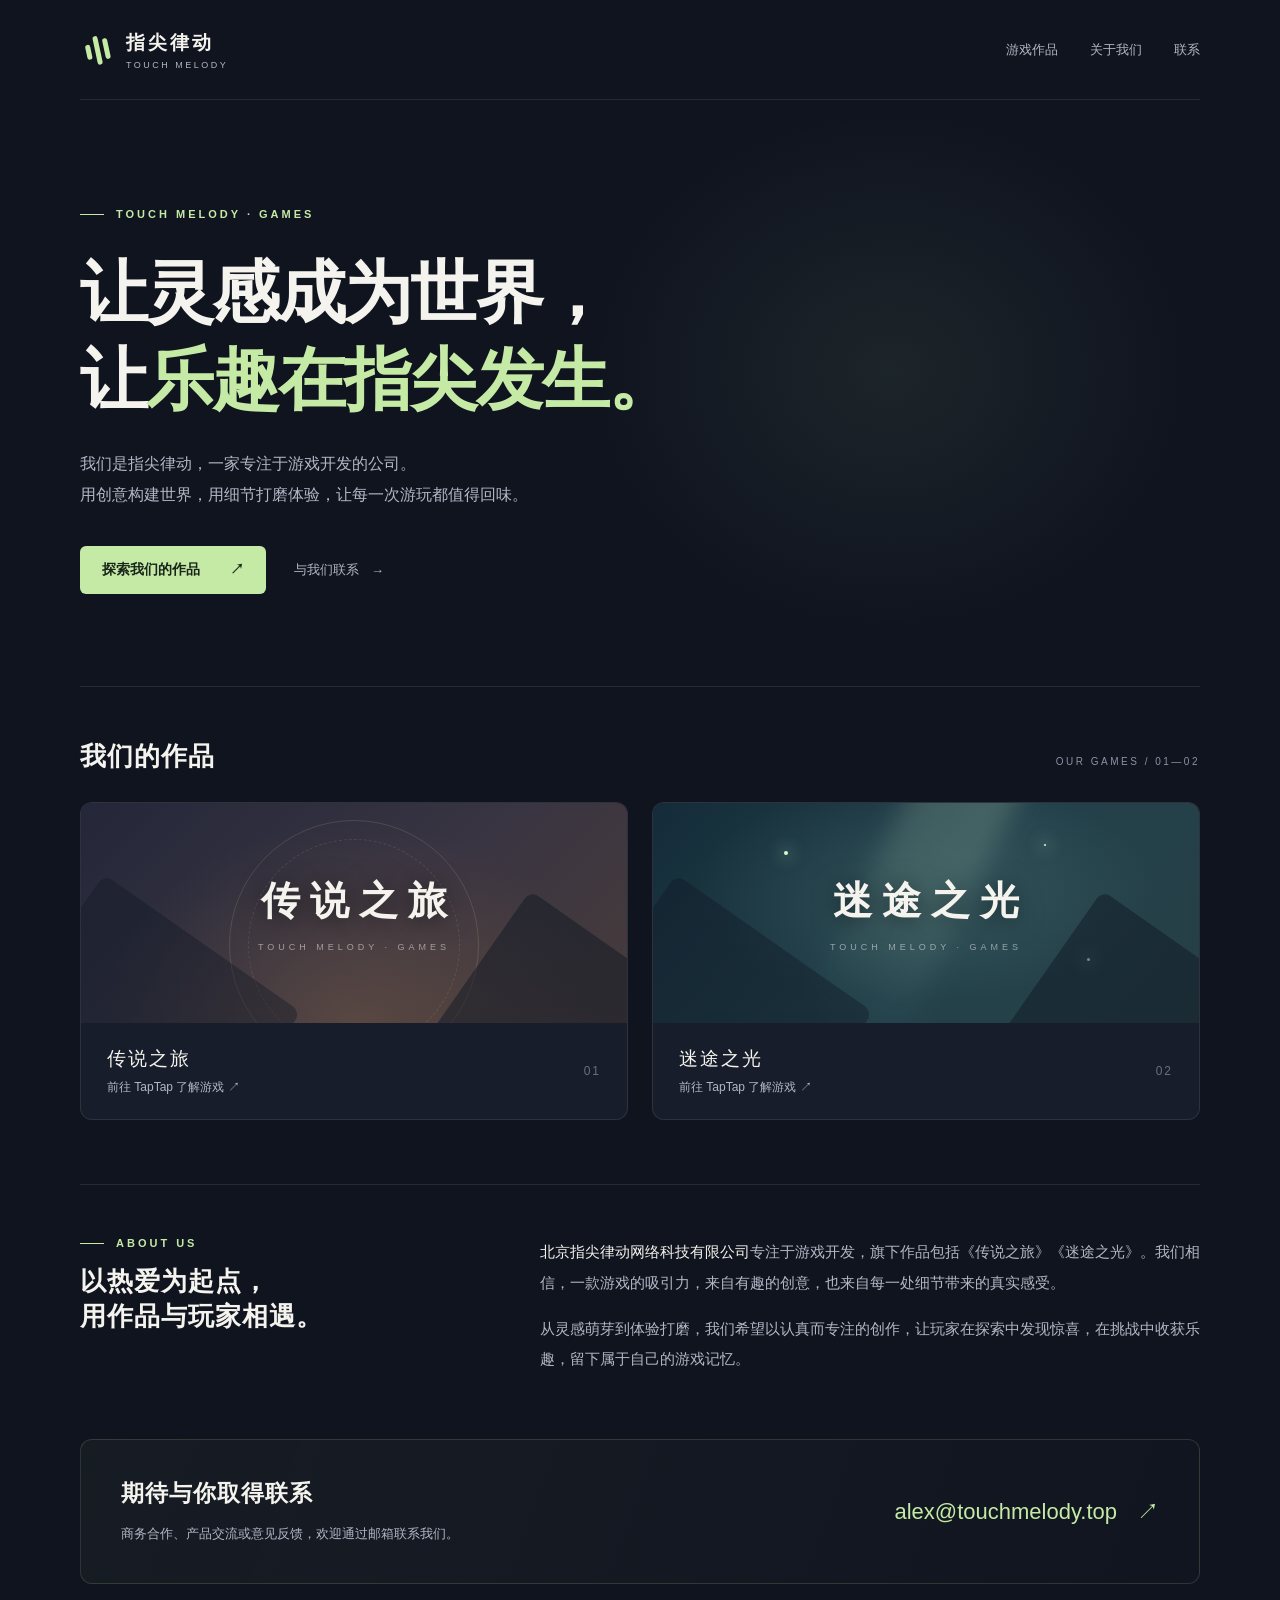
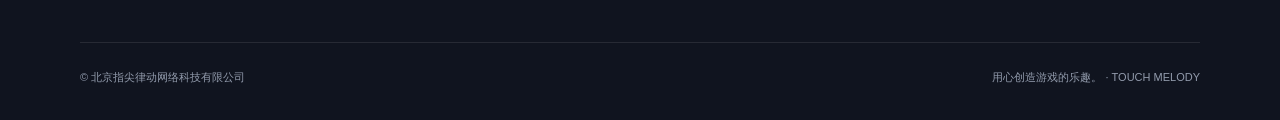
<file: index.html>
<!DOCTYPE html>
<html lang="zh-CN">
<head>
  <meta charset="UTF-8">
  <meta name="viewport" content="width=device-width, initial-scale=1">
  <meta name="description" content="北京指尖律动网络科技有限公司专注于游戏开发，旗下作品包括《传说之旅》《迷途之光》。用心打磨每一次冒险，让乐趣在指尖发生。">
  <meta name="theme-color" content="#10141f">
  <title>指尖律动 · 用心创造游戏的乐趣</title>
  <style>
    :root { color-scheme: dark; --bg: #10141f; --text: #f4f3ee; --muted: #b2b7c6; --line: #ffffff18; --accent: #c5eaa6; }
    * { box-sizing: border-box; }
    html { scroll-behavior: smooth; scroll-padding-top: 30px; }
    body { margin: 0; background: var(--bg); color: var(--text); font-family: -apple-system, BlinkMacSystemFont, "Segoe UI", "PingFang SC", "Microsoft YaHei", sans-serif; -webkit-font-smoothing: antialiased; }
    a { color: inherit; text-decoration: none; }
    a:focus-visible { outline: 2px solid var(--accent); outline-offset: 7px; }
    ::selection { color: var(--bg); background: var(--accent); }
    .wrap { width: min(1120px, calc(100% - 64px)); margin-inline: auto; }
    .header { min-height: 100px; display: flex; align-items: center; justify-content: space-between; gap: 24px; border-bottom: 1px solid var(--line); }
    .brand { display: inline-flex; align-items: center; gap: 12px; }
    .brand-mark { width: 34px; height: 34px; display: flex; justify-content: center; align-items: center; gap: 4px; transform: rotate(-12deg); }
    .brand-mark i { width: 5px; border-radius: 4px; background: var(--accent); height: 15px; }
    .brand-mark i:nth-child(2) { height: 29px; }
    .brand-mark i:nth-child(3) { height: 21px; }
    .brand-name { font-size: 19px; font-weight: 700; letter-spacing: 3px; }
    .brand-en { display: block; margin-top: 4px; font-size: 9px; letter-spacing: 2.5px; color: var(--muted); }
    nav { display: flex; align-items: center; gap: 32px; font-size: 13px; color: var(--muted); }
    nav a:hover { color: var(--accent); }
    .hero { position: relative; isolation: isolate; padding: 108px 0 92px; }
    .hero::before { content: ""; position: absolute; z-index: -1; width: min(620px, 100%); height: 540px; right: 0; top: 0; background: radial-gradient(ellipse, #739d7820, transparent 67%); pointer-events: none; }
    .eyebrow { display: flex; align-items: center; gap: 12px; color: var(--accent); font-size: 11px; font-weight: 600; letter-spacing: 3px; }
    .eyebrow::before { content: ""; width: 24px; height: 1px; background: currentColor; }
    h1 { margin: 30px 0 24px; font-size: clamp(40px, 5.3vw, 68px); line-height: 1.28; font-weight: 650; letter-spacing: -2px; }
    h1 span { color: var(--accent); }
    .hero-copy { max-width: 590px; margin: 0; color: var(--muted); font-size: 16px; line-height: 1.95; }
    .hero-actions { display: flex; flex-wrap: wrap; align-items: center; gap: 28px; margin-top: 36px; }
    .button { display: inline-flex; align-items: center; justify-content: center; gap: 30px; padding: 15px 22px; background: var(--accent); color: #19251a; border-radius: 6px; font-size: 14px; font-weight: 600; transition: background .2s, transform .2s; }
    .button:hover { background: #d6f5bc; transform: translateY(-2px); }
    .text-link { display: inline-flex; align-items: center; gap: 12px; font-size: 13px; color: var(--muted); }
    .text-link:hover { color: var(--text); }
    .section { padding: 52px 0 64px; border-top: 1px solid var(--line); }
    .section-top { display: flex; align-items: baseline; justify-content: space-between; gap: 16px; margin-bottom: 28px; }
    h2 { margin: 0; font-size: 26px; font-weight: 600; letter-spacing: 1px; }
    .section-label { color: #8992a6; font-size: 10px; letter-spacing: 2.5px; }
    .games { display: grid; grid-template-columns: 1fr 1fr; gap: 24px; }
    .game { display: block; overflow: hidden; border: 1px solid var(--line); border-radius: 12px; background: #171d2a; }
    .game:hover { border-color: #c5eaa680; }
    .game-art { position: relative; height: 220px; overflow: hidden; isolation: isolate; display: flex; flex-direction: column; justify-content: center; align-items: center; }
    .journey { background: radial-gradient(ellipse at 50% 100%, #9c6f434d, transparent 65%), linear-gradient(135deg, #242739, #383442 55%, #483c3b); }
    .light { background: radial-gradient(ellipse at 50% 40%, #8cbcb42b, transparent 60%), linear-gradient(130deg, #142c39, #23414b 55%, #263f45); }
    .art-title { position: relative; z-index: 2; font-family: "Songti SC", "STSong", "SimSun", serif; font-size: 39px; font-weight: 700; letter-spacing: 10px; padding-left: 10px; text-shadow: 0 2px 24px #0008; }
    .art-subtitle { z-index: 2; margin-top: 14px; font-size: 9px; letter-spacing: 4px; color: #ffffff80; }
    .ring { position: absolute; width: 250px; height: 250px; border: 1px solid #d9bd8d2b; border-radius: 50%; transform: translateY(32px); }
    .ring::after { content: ""; position: absolute; inset: 18px; border-radius: 50%; border: 1px dashed #d9bd8d26; }
    .mountain { position: absolute; bottom: -84px; width: 240px; height: 180px; background: #11172566; transform: rotate(35deg); border-radius: 10px; }
    .mountain.one { left: -50px; }
    .mountain.two { right: -70px; bottom: -100px; background: #10192580; }
    .beam { position: absolute; width: 100px; height: 340px; top: -100px; background: linear-gradient(#d5f8cf3b, #d5f8cf00); filter: blur(12px); transform: rotate(26deg); }
    .spark { position: absolute; width: 4px; height: 4px; background: #e2f6d5; border-radius: 50%; box-shadow: 0 0 16px 4px #bdf4cd40; }
    .spark.s1 { top: 48px; left: 24%; }.spark.s2 { top: 155px; right: 20%; width: 3px; height: 3px; }.spark.s3 { top: 41px; right: 28%; width: 2px; height: 2px; }
    .game-info { display: flex; align-items: center; justify-content: space-between; gap: 16px; padding: 23px 26px; }
    .game-info h3 { margin: 0; font-size: 19px; font-weight: 550; letter-spacing: 2px; }
    .game-info p { margin: 7px 0 0; color: var(--muted); font-size: 12px; }
    .game-number { color: #667085; font-size: 12px; letter-spacing: 2px; }
    .about { display: grid; grid-template-columns: 1fr 1.65fr; gap: 60px; }
    .about h2 { margin-top: 15px; }
    .about-copy { color: var(--muted); font-size: 15px; line-height: 2.05; }
    .about-copy p { margin: 0 0 15px; }.about-copy p:last-child { margin-bottom: 0; }
    .about-copy strong { color: var(--text); font-weight: 500; }
    .contact { margin: 0 0 58px; padding: 38px 40px; display: flex; align-items: center; justify-content: space-between; gap: 24px; border: 1px solid #c5eaa627; border-radius: 12px; background: linear-gradient(110deg, #c5eaa60a, #c5eaa602); }
    .contact h2 { font-size: 23px; }.contact p { color: var(--muted); font-size: 13px; line-height: 1.8; margin-bottom: 0; }
    .email { display: inline-flex; align-items: center; gap: 20px; color: var(--accent); font-size: clamp(16px, 2vw, 22px); overflow-wrap: anywhere; }
    .email:hover { text-decoration: underline; text-underline-offset: 6px; }
    footer { display: flex; justify-content: space-between; gap: 20px; padding: 25px 0 32px; border-top: 1px solid var(--line); color: #929bac; font-size: 11px; line-height: 1.8; }
    footer p { margin: 0; }
    @media (max-width: 700px) {
      .wrap { width: calc(100% - 40px); }
      .header { min-height: 84px; gap: 12px; }
      .brand-name { font-size: 16px; letter-spacing: 2px; }.brand-en { font-size: 8px; letter-spacing: 1.8px; }
      nav { gap: 16px; font-size: 12px; } nav .nav-about { display: none; }
      .hero { padding: 72px 0 64px; }.hero::before { width: 100%; right: 0; height: 380px; }
      h1 { font-size: clamp(36px, 8.5vw, 52px); letter-spacing: -1px; }.hero-copy { font-size: 14px; }
      .section { padding: 36px 0 44px; }.section-label { font-size: 9px; letter-spacing: 1.5px; }
      .games { grid-template-columns: 1fr; gap: 20px; }.game-art { height: 205px; }
      .about { grid-template-columns: 1fr; gap: 22px; }.about-copy { font-size: 14px; }
      .contact { flex-direction: column; align-items: flex-start; padding: 28px 24px; margin-bottom: 40px; }
      footer { flex-direction: column; gap: 7px; }
    }
    @media (prefers-reduced-motion: reduce) { html { scroll-behavior: auto; }.button { transition: none; }.button:hover { transform: none; } }
  </style>
</head>
<body>
  <div class="wrap">
    <header class="header">
      <a class="brand" href="#home" aria-label="指尖律动首页">
        <span class="brand-mark" aria-hidden="true"><i></i><i></i><i></i></span>
        <span><span class="brand-name">指尖律动</span><span class="brand-en">TOUCH MELODY</span></span>
      </a>
      <nav aria-label="主导航"><a href="#games">游戏作品</a><a class="nav-about" href="#about">关于我们</a><a href="#contact">联系</a></nav>
    </header>
    <main>
      <section class="hero" id="home" aria-labelledby="hero-title">
        <div class="eyebrow">TOUCH MELODY · GAMES</div>
        <h1 id="hero-title">让灵感成为世界，<br>让<span>乐趣在指尖发生。</span></h1>
        <p class="hero-copy">我们是指尖律动，一家专注于游戏开发的公司。<br>用创意构建世界，用细节打磨体验，让每一次游玩都值得回味。</p>
        <div class="hero-actions"><a class="button" href="#games">探索我们的作品 <span aria-hidden="true">↗</span></a><a class="text-link" href="#contact">与我们联系 <span aria-hidden="true">→</span></a></div>
      </section>
      <section class="section" id="games" aria-labelledby="games-title">
        <div class="section-top"><h2 id="games-title">我们的作品</h2><span class="section-label">OUR GAMES / 01—02</span></div>
        <div class="games">
          <a class="game" href="https://www.taptap.cn/app/187883?os=android" target="_blank" rel="noopener noreferrer" aria-label="传说之旅：前往 TapTap（在新标签页打开）">
            <div class="game-art journey" aria-hidden="true"><div class="ring"></div><div class="mountain one"></div><div class="mountain two"></div><div class="art-title">传说之旅</div><div class="art-subtitle">TOUCH MELODY · GAMES</div></div>
            <div class="game-info"><div><h3>传说之旅</h3><p>前往 TapTap 了解游戏 ↗</p></div><span class="game-number" aria-hidden="true">01</span></div>
          </a>
          <a class="game" href="https://www.taptap.cn/app/600170?os=android" target="_blank" rel="noopener noreferrer" aria-label="迷途之光：前往 TapTap（在新标签页打开）">
            <div class="game-art light" aria-hidden="true"><div class="beam"></div><div class="spark s1"></div><div class="spark s2"></div><div class="spark s3"></div><div class="mountain one"></div><div class="mountain two"></div><div class="art-title">迷途之光</div><div class="art-subtitle">TOUCH MELODY · GAMES</div></div>
            <div class="game-info"><div><h3>迷途之光</h3><p>前往 TapTap 了解游戏 ↗</p></div><span class="game-number" aria-hidden="true">02</span></div>
          </a>
        </div>
      </section>
      <section class="section about" id="about" aria-labelledby="about-title">
        <div><div class="eyebrow">ABOUT US</div><h2 id="about-title">以热爱为起点，<br>用作品与玩家相遇。</h2></div>
        <div class="about-copy"><p><strong>北京指尖律动网络科技有限公司</strong>专注于游戏开发，旗下作品包括《传说之旅》《迷途之光》。我们相信，一款游戏的吸引力，来自有趣的创意，也来自每一处细节带来的真实感受。</p><p>从灵感萌芽到体验打磨，我们希望以认真而专注的创作，让玩家在探索中发现惊喜，在挑战中收获乐趣，留下属于自己的游戏记忆。</p></div>
      </section>
      <section class="contact" id="contact" aria-labelledby="contact-title">
        <div><h2 id="contact-title">期待与你取得联系</h2><p>商务合作、产品交流或意见反馈，欢迎通过邮箱联系我们。</p></div>
        <a class="email" href="mailto:alex@touchmelody.top">alex@touchmelody.top <span aria-hidden="true">↗</span></a>
      </section>
    </main>
    <footer><p>© 北京指尖律动网络科技有限公司</p><p>用心创造游戏的乐趣。 · TOUCH MELODY</p></footer>
  </div>
</body>
</html>
</file>
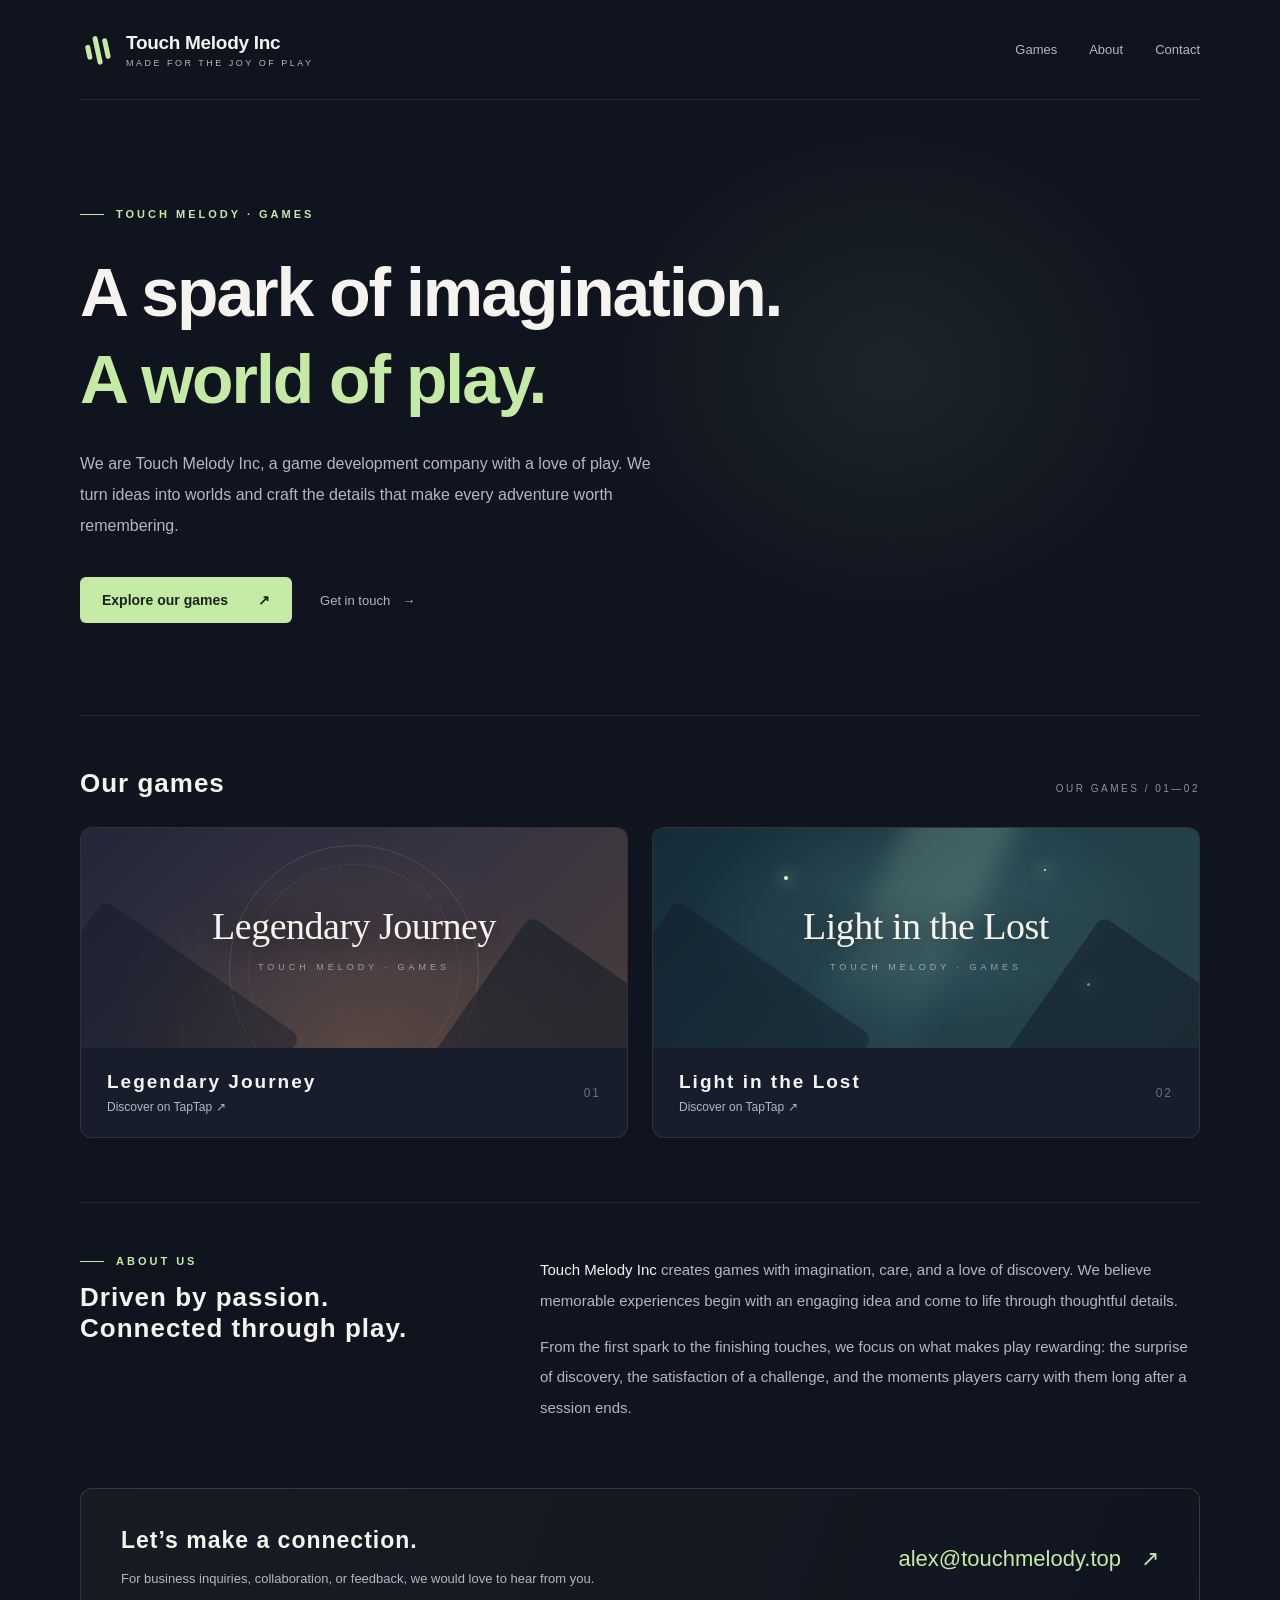
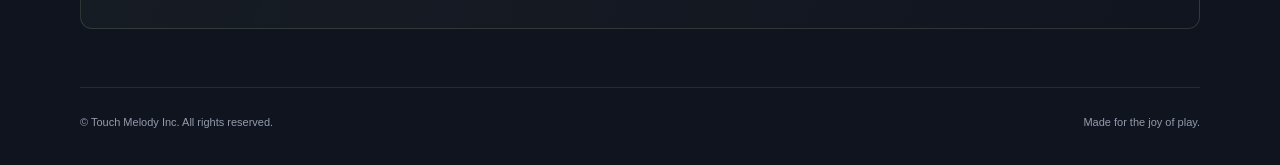
<file: en/index.html>
<!DOCTYPE html>
<html lang="en">
<head>
  <meta charset="UTF-8">
  <meta name="viewport" content="width=device-width, initial-scale=1">
  <meta name="description" content="Touch Melody Inc creates games with imagination, care, and a love of play. Explore our games and get in touch.">
  <meta name="theme-color" content="#10141f">
  <title>Touch Melody Inc | Made for the Joy of Play</title>
  <style>
    :root { color-scheme: dark; --bg: #10141f; --text: #f4f3ee; --muted: #b2b7c6; --line: #ffffff18; --accent: #c5eaa6; }
    * { box-sizing: border-box; }
    html { scroll-behavior: smooth; scroll-padding-top: 30px; }
    body { margin: 0; background: var(--bg); color: var(--text); font-family: -apple-system, BlinkMacSystemFont, "Segoe UI", "PingFang SC", "Microsoft YaHei", sans-serif; -webkit-font-smoothing: antialiased; }
    a { color: inherit; text-decoration: none; }
    a:focus-visible { outline: 2px solid var(--accent); outline-offset: 7px; }
    ::selection { color: var(--bg); background: var(--accent); }
    .wrap { width: min(1120px, calc(100% - 64px)); margin-inline: auto; }
    .header { min-height: 100px; display: flex; align-items: center; justify-content: space-between; gap: 24px; border-bottom: 1px solid var(--line); }
    .brand { display: inline-flex; align-items: center; gap: 12px; }
    .brand-mark { width: 34px; height: 34px; display: flex; justify-content: center; align-items: center; gap: 4px; transform: rotate(-12deg); }
    .brand-mark i { width: 5px; border-radius: 4px; background: var(--accent); height: 15px; }
    .brand-mark i:nth-child(2) { height: 29px; }
    .brand-mark i:nth-child(3) { height: 21px; }
    .brand-name { font-size: 19px; font-weight: 700; letter-spacing: -.3px; }
    .brand-en { display: block; margin-top: 4px; font-size: 9px; letter-spacing: 2.5px; color: var(--muted); }
    nav { display: flex; align-items: center; gap: 32px; font-size: 13px; color: var(--muted); }
    nav a:hover { color: var(--accent); }
    .hero { position: relative; isolation: isolate; padding: 108px 0 92px; }
    .hero::before { content: ""; position: absolute; z-index: -1; width: min(620px, 100%); height: 540px; right: 0; top: 0; background: radial-gradient(ellipse, #739d7820, transparent 67%); pointer-events: none; }
    .eyebrow { display: flex; align-items: center; gap: 12px; color: var(--accent); font-size: 11px; font-weight: 600; letter-spacing: 3px; }
    .eyebrow::before { content: ""; width: 24px; height: 1px; background: currentColor; }
    h1 { margin: 30px 0 24px; font-size: clamp(40px, 5.3vw, 68px); line-height: 1.28; font-weight: 650; letter-spacing: -2px; }
    h1 span { color: var(--accent); }
    .hero-copy { max-width: 590px; margin: 0; color: var(--muted); font-size: 16px; line-height: 1.95; }
    .hero-actions { display: flex; flex-wrap: wrap; align-items: center; gap: 28px; margin-top: 36px; }
    .button { display: inline-flex; align-items: center; justify-content: center; gap: 30px; padding: 15px 22px; background: var(--accent); color: #19251a; border-radius: 6px; font-size: 14px; font-weight: 600; transition: background .2s, transform .2s; }
    .button:hover { background: #d6f5bc; transform: translateY(-2px); }
    .text-link { display: inline-flex; align-items: center; gap: 12px; font-size: 13px; color: var(--muted); }
    .text-link:hover { color: var(--text); }
    .section { padding: 52px 0 64px; border-top: 1px solid var(--line); }
    .section-top { display: flex; align-items: baseline; justify-content: space-between; gap: 16px; margin-bottom: 28px; }
    h2 { margin: 0; font-size: 26px; font-weight: 600; letter-spacing: 1px; }
    .section-label { color: #8992a6; font-size: 10px; letter-spacing: 2.5px; }
    .games { display: grid; grid-template-columns: 1fr 1fr; gap: 24px; }
    .game { display: block; overflow: hidden; border: 1px solid var(--line); border-radius: 12px; background: #171d2a; }
    .game:hover { border-color: #c5eaa680; }
    .game-art { position: relative; height: 220px; overflow: hidden; isolation: isolate; display: flex; flex-direction: column; justify-content: center; align-items: center; }
    .journey { background: radial-gradient(ellipse at 50% 100%, #9c6f434d, transparent 65%), linear-gradient(135deg, #242739, #383442 55%, #483c3b); }
    .light { background: radial-gradient(ellipse at 50% 40%, #8cbcb42b, transparent 60%), linear-gradient(130deg, #142c39, #23414b 55%, #263f45); }
    .art-title { position: relative; z-index: 2; font-family: Georgia, serif; font-size: clamp(26px, 3vw, 38px); font-weight: 500; letter-spacing: -.5px; padding: 0 20px; text-align: center; text-shadow: 0 2px 24px #0008; }
    .art-subtitle { z-index: 2; margin-top: 14px; font-size: 9px; letter-spacing: 4px; color: #ffffff80; }
    .ring { position: absolute; width: 250px; height: 250px; border: 1px solid #d9bd8d2b; border-radius: 50%; transform: translateY(32px); }
    .ring::after { content: ""; position: absolute; inset: 18px; border-radius: 50%; border: 1px dashed #d9bd8d26; }
    .mountain { position: absolute; bottom: -84px; width: 240px; height: 180px; background: #11172566; transform: rotate(35deg); border-radius: 10px; }
    .mountain.one { left: -50px; }
    .mountain.two { right: -70px; bottom: -100px; background: #10192580; }
    .beam { position: absolute; width: 100px; height: 340px; top: -100px; background: linear-gradient(#d5f8cf3b, #d5f8cf00); filter: blur(12px); transform: rotate(26deg); }
    .spark { position: absolute; width: 4px; height: 4px; background: #e2f6d5; border-radius: 50%; box-shadow: 0 0 16px 4px #bdf4cd40; }
    .spark.s1 { top: 48px; left: 24%; }.spark.s2 { top: 155px; right: 20%; width: 3px; height: 3px; }.spark.s3 { top: 41px; right: 28%; width: 2px; height: 2px; }
    .game-info { display: flex; align-items: center; justify-content: space-between; gap: 16px; padding: 23px 26px; }
    .game-info h3 { margin: 0; font-size: 19px; font-weight: 550; letter-spacing: 2px; }
    .game-info p { margin: 7px 0 0; color: var(--muted); font-size: 12px; }
    .game-number { color: #667085; font-size: 12px; letter-spacing: 2px; }
    .about { display: grid; grid-template-columns: 1fr 1.65fr; gap: 60px; }
    .about h2 { margin-top: 15px; }
    .about-copy { color: var(--muted); font-size: 15px; line-height: 2.05; }
    .about-copy p { margin: 0 0 15px; }.about-copy p:last-child { margin-bottom: 0; }
    .about-copy strong { color: var(--text); font-weight: 500; }
    .contact { margin: 0 0 58px; padding: 38px 40px; display: flex; align-items: center; justify-content: space-between; gap: 24px; border: 1px solid #c5eaa627; border-radius: 12px; background: linear-gradient(110deg, #c5eaa60a, #c5eaa602); }
    .contact h2 { font-size: 23px; }.contact p { color: var(--muted); font-size: 13px; line-height: 1.8; margin-bottom: 0; }
    .email { flex-shrink: 0; display: inline-flex; align-items: center; gap: 20px; color: var(--accent); font-size: clamp(16px, 2vw, 22px); overflow-wrap: anywhere; }
    .email:hover { text-decoration: underline; text-underline-offset: 6px; }
    footer { display: flex; justify-content: space-between; gap: 20px; padding: 25px 0 32px; border-top: 1px solid var(--line); color: #929bac; font-size: 11px; line-height: 1.8; }
    footer p { margin: 0; }
    @media (max-width: 800px) {
      .wrap { width: calc(100% - 40px); }
      .header { min-height: 84px; gap: 14px; flex-wrap: wrap; padding-block: 18px; }
      .brand-name { font-size: 16px; letter-spacing: -.3px; }.brand-en { font-size: 7px; letter-spacing: 1px; }
      nav { gap: 18px; font-size: 12px; }
      .hero { padding: 72px 0 64px; }.hero::before { width: 100%; right: 0; height: 380px; }
      h1 { font-size: clamp(36px, 8.5vw, 52px); letter-spacing: -1px; }.hero-copy { font-size: 14px; }
      .section { padding: 36px 0 44px; }.section-label { font-size: 9px; letter-spacing: 1.5px; }
      .games { grid-template-columns: 1fr; gap: 20px; }.game-art { height: 205px; }
      .about { grid-template-columns: 1fr; gap: 22px; }.about-copy { font-size: 14px; }
      .contact { flex-direction: column; align-items: flex-start; padding: 28px 24px; margin-bottom: 40px; }
      footer { flex-direction: column; gap: 7px; }
    }
    @media (prefers-reduced-motion: reduce) { html { scroll-behavior: auto; }.button { transition: none; }.button:hover { transform: none; } }
  </style>
</head>
<body>
  <div class="wrap">
    <header class="header">
      <a class="brand" href="#home" aria-label="Touch Melody Inc home">
        <span class="brand-mark" aria-hidden="true"><i></i><i></i><i></i></span>
        <span><span class="brand-name">Touch Melody Inc</span><span class="brand-en">MADE FOR THE JOY OF PLAY</span></span>
      </a>
      <nav aria-label="Main navigation"><a href="#games">Games</a><a class="nav-about" href="#about">About</a><a href="#contact">Contact</a></nav>
    </header>
    <main>
      <section class="hero" id="home" aria-labelledby="hero-title">
        <div class="eyebrow">TOUCH MELODY · GAMES</div>
        <h1 id="hero-title">A spark of imagination.<br><span>A world of play.</span></h1>
        <p class="hero-copy">We are Touch Melody Inc, a game development company with a love of play. We turn ideas into worlds and craft the details that make every adventure worth remembering.</p>
        <div class="hero-actions"><a class="button" href="#games">Explore our games <span aria-hidden="true">↗</span></a><a class="text-link" href="#contact">Get in touch <span aria-hidden="true">→</span></a></div>
      </section>
      <section class="section" id="games" aria-labelledby="games-title">
        <div class="section-top"><h2 id="games-title">Our games</h2><span class="section-label">OUR GAMES / 01—02</span></div>
        <div class="games">
          <a class="game" href="https://www.taptap.cn/app/187883?os=android" target="_blank" rel="noopener noreferrer" aria-label="Legendary Journey on TapTap (opens in a new tab)">
            <div class="game-art journey" aria-hidden="true"><div class="ring"></div><div class="mountain one"></div><div class="mountain two"></div><div class="art-title">Legendary Journey</div><div class="art-subtitle">TOUCH MELODY · GAMES</div></div>
            <div class="game-info"><div><h3>Legendary Journey</h3><p>Discover on TapTap ↗</p></div><span class="game-number" aria-hidden="true">01</span></div>
          </a>
          <a class="game" href="https://www.taptap.cn/app/600170?os=android" target="_blank" rel="noopener noreferrer" aria-label="Light in the Lost on TapTap (opens in a new tab)">
            <div class="game-art light" aria-hidden="true"><div class="beam"></div><div class="spark s1"></div><div class="spark s2"></div><div class="spark s3"></div><div class="mountain one"></div><div class="mountain two"></div><div class="art-title">Light in the Lost</div><div class="art-subtitle">TOUCH MELODY · GAMES</div></div>
            <div class="game-info"><div><h3>Light in the Lost</h3><p>Discover on TapTap ↗</p></div><span class="game-number" aria-hidden="true">02</span></div>
          </a>
        </div>
      </section>
      <section class="section about" id="about" aria-labelledby="about-title">
        <div><div class="eyebrow">ABOUT US</div><h2 id="about-title">Driven by passion.<br>Connected through play.</h2></div>
        <div class="about-copy"><p><strong>Touch Melody Inc</strong> creates games with imagination, care, and a love of discovery. We believe memorable experiences begin with an engaging idea and come to life through thoughtful details.</p><p>From the first spark to the finishing touches, we focus on what makes play rewarding: the surprise of discovery, the satisfaction of a challenge, and the moments players carry with them long after a session ends.</p></div>
      </section>
      <section class="contact" id="contact" aria-labelledby="contact-title">
        <div><h2 id="contact-title">Let’s make a connection.</h2><p>For business inquiries, collaboration, or feedback, we would love to hear from you.</p></div>
        <a class="email" href="mailto:alex@touchmelody.top">alex@touchmelody.top <span aria-hidden="true">↗</span></a>
      </section>
    </main>
    <footer><p>© Touch Melody Inc. All rights reserved.</p><p>Made for the joy of play.</p></footer>
  </div>
</body>
</html>
</file>
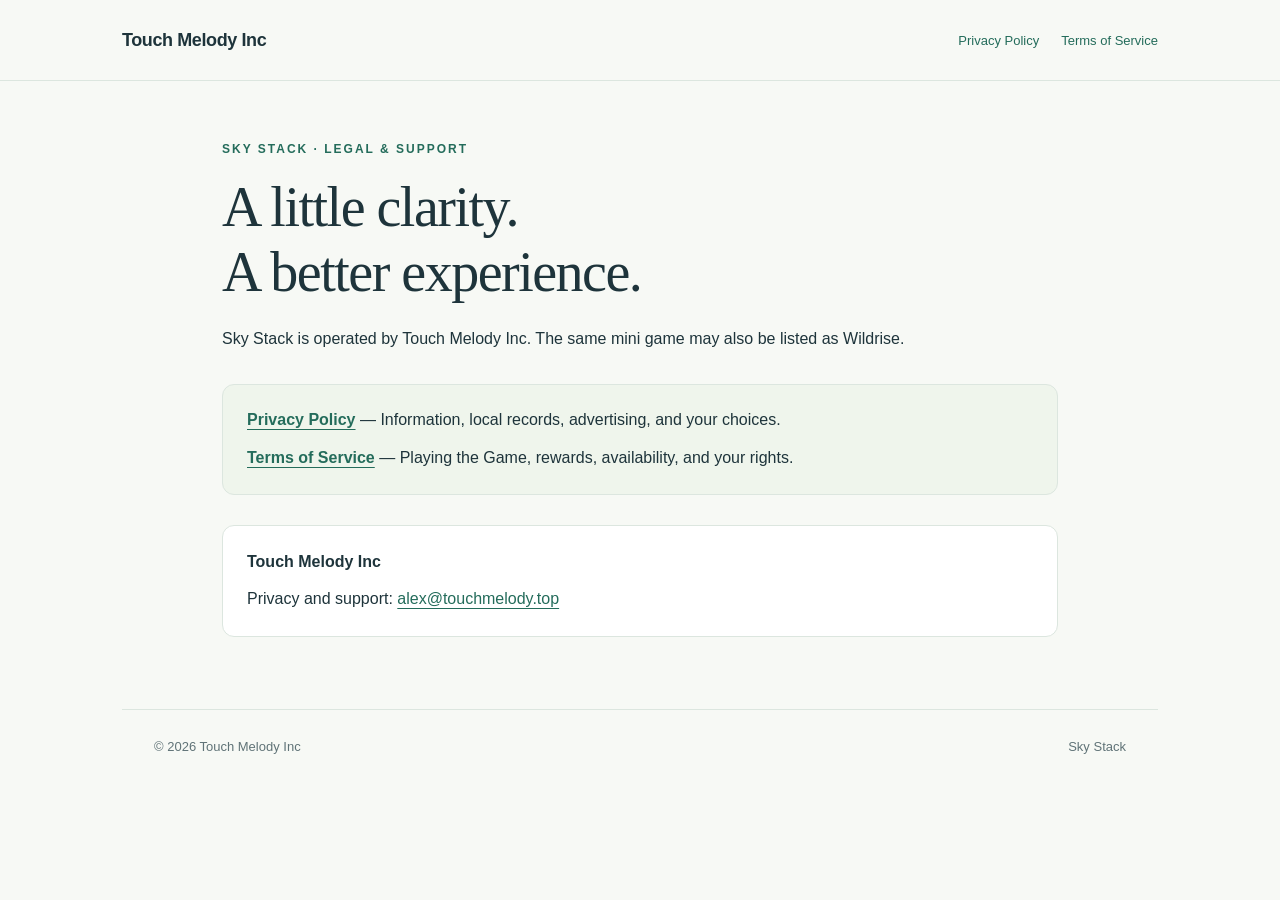
<file: en/sky-stack/index.html>
<!doctype html>
<html lang="en">
<head><meta charset="utf-8"><meta name="viewport" content="width=device-width,initial-scale=1"><meta name="description" content="Sky Stack legal information and support, provided by Touch Melody Inc."><title>Sky Stack Legal | Touch Melody Inc</title><link rel="stylesheet" href="legal.css"></head>
<body>
  <header><div class="header-inner"><a class="brand" href="https://touchmelody.top/en/">Touch Melody Inc</a><nav aria-label="Legal navigation"><a href="privacy-policy.html">Privacy Policy</a><a href="terms-of-service.html">Terms of Service</a></nav></div></header>
  <main><p class="eyebrow">Sky Stack · Legal &amp; support</p><h1>A little clarity.<br>A better experience.</h1><p>Sky Stack is operated by Touch Melody Inc. The same mini game may also be listed as Wildrise.</p><div class="summary"><p><a href="privacy-policy.html"><strong>Privacy Policy</strong></a> — Information, local records, advertising, and your choices.</p><p><a href="terms-of-service.html"><strong>Terms of Service</strong></a> — Playing the Game, rewards, availability, and your rights.</p></div><div class="contact"><p><strong>Touch Melody Inc</strong></p><p>Privacy and support: <a href="mailto:alex@touchmelody.top">alex@touchmelody.top</a></p></div></main>
  <footer><span>© 2026 Touch Melody Inc</span><span>Sky Stack</span></footer>
</body>
</html>
</file>
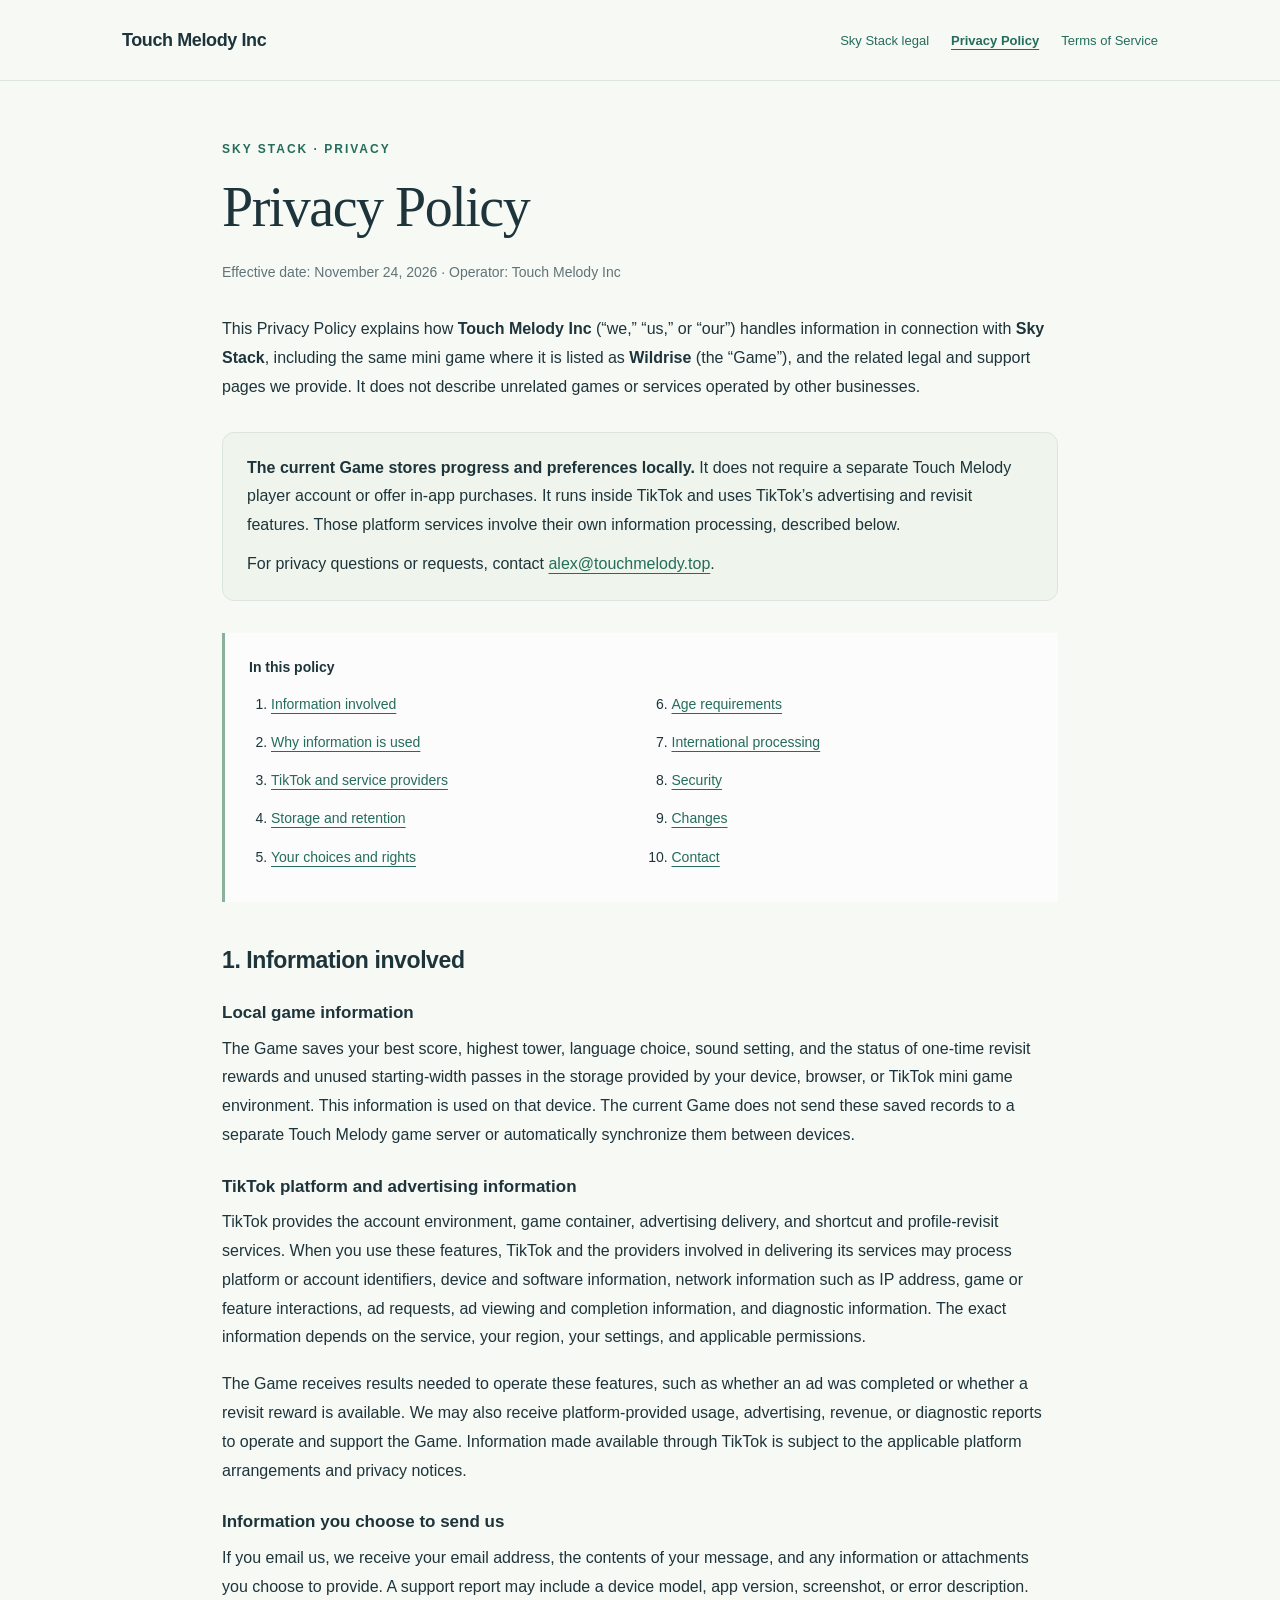
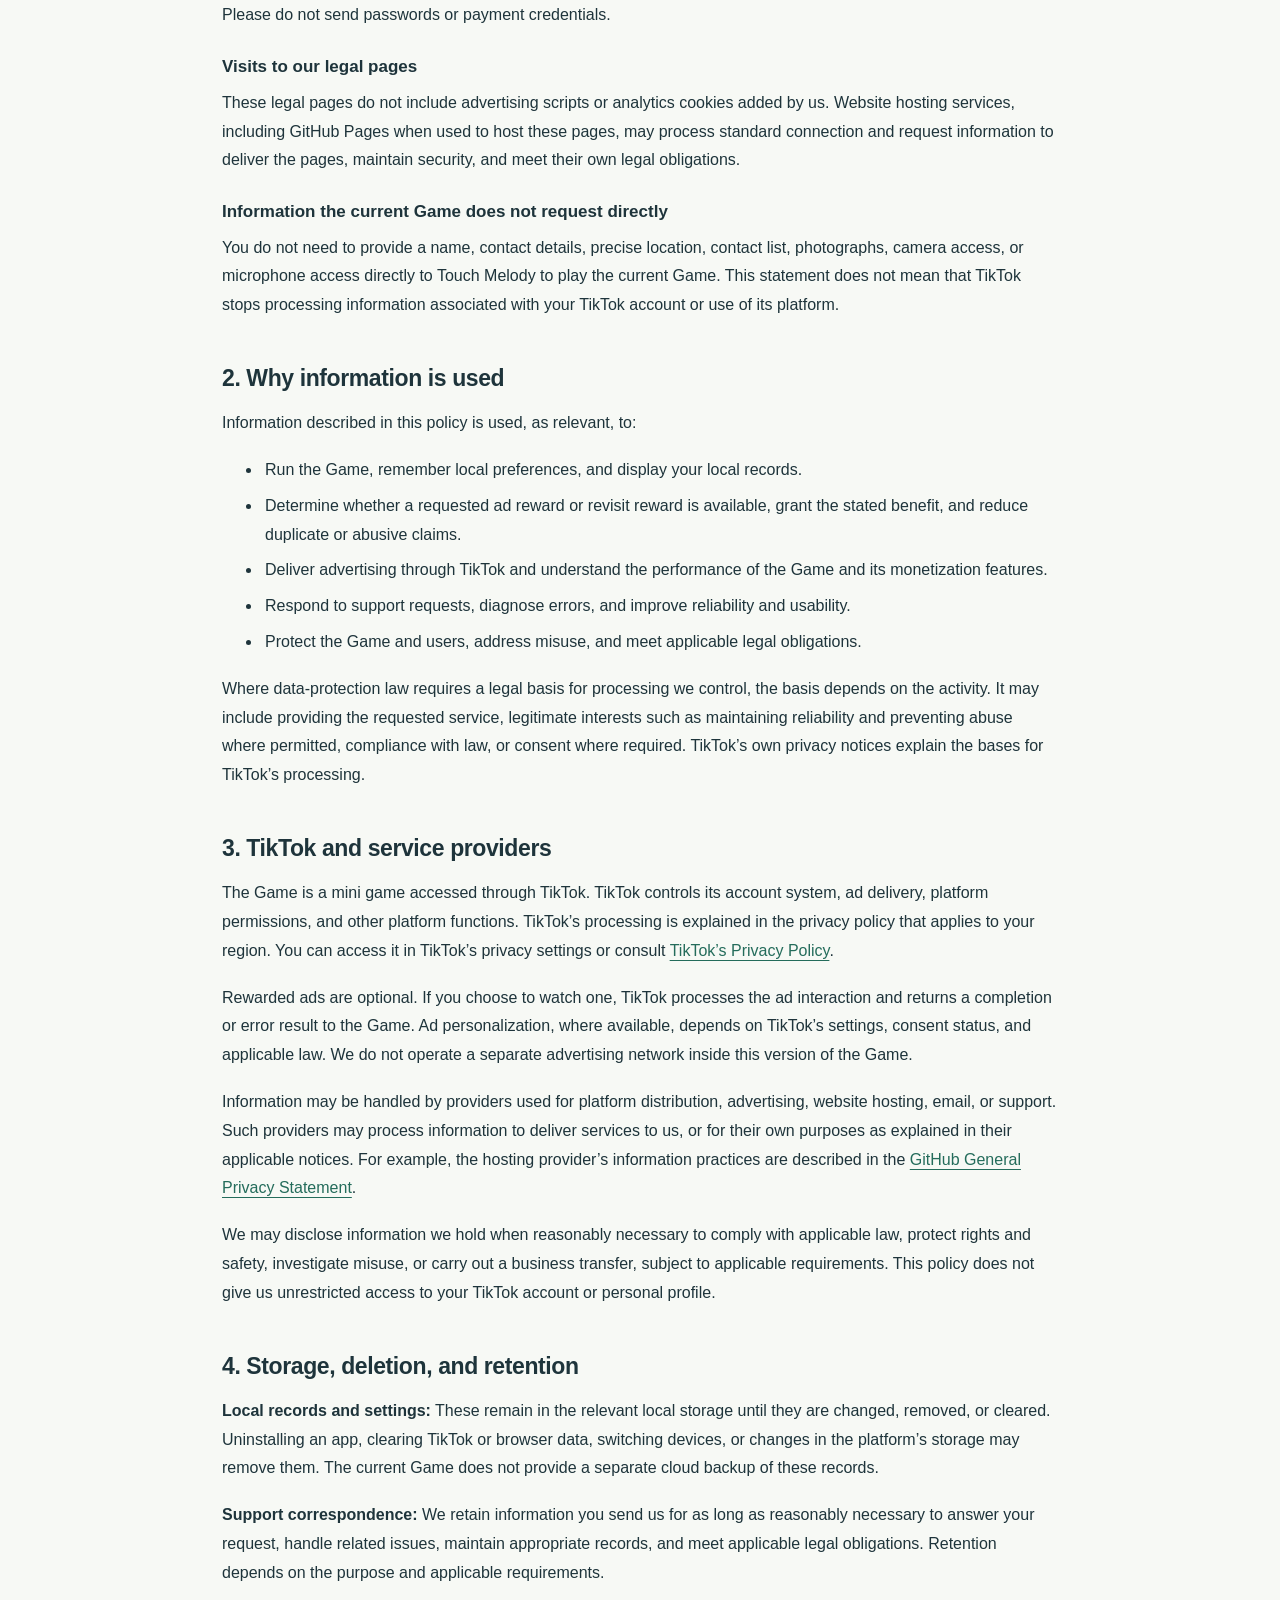
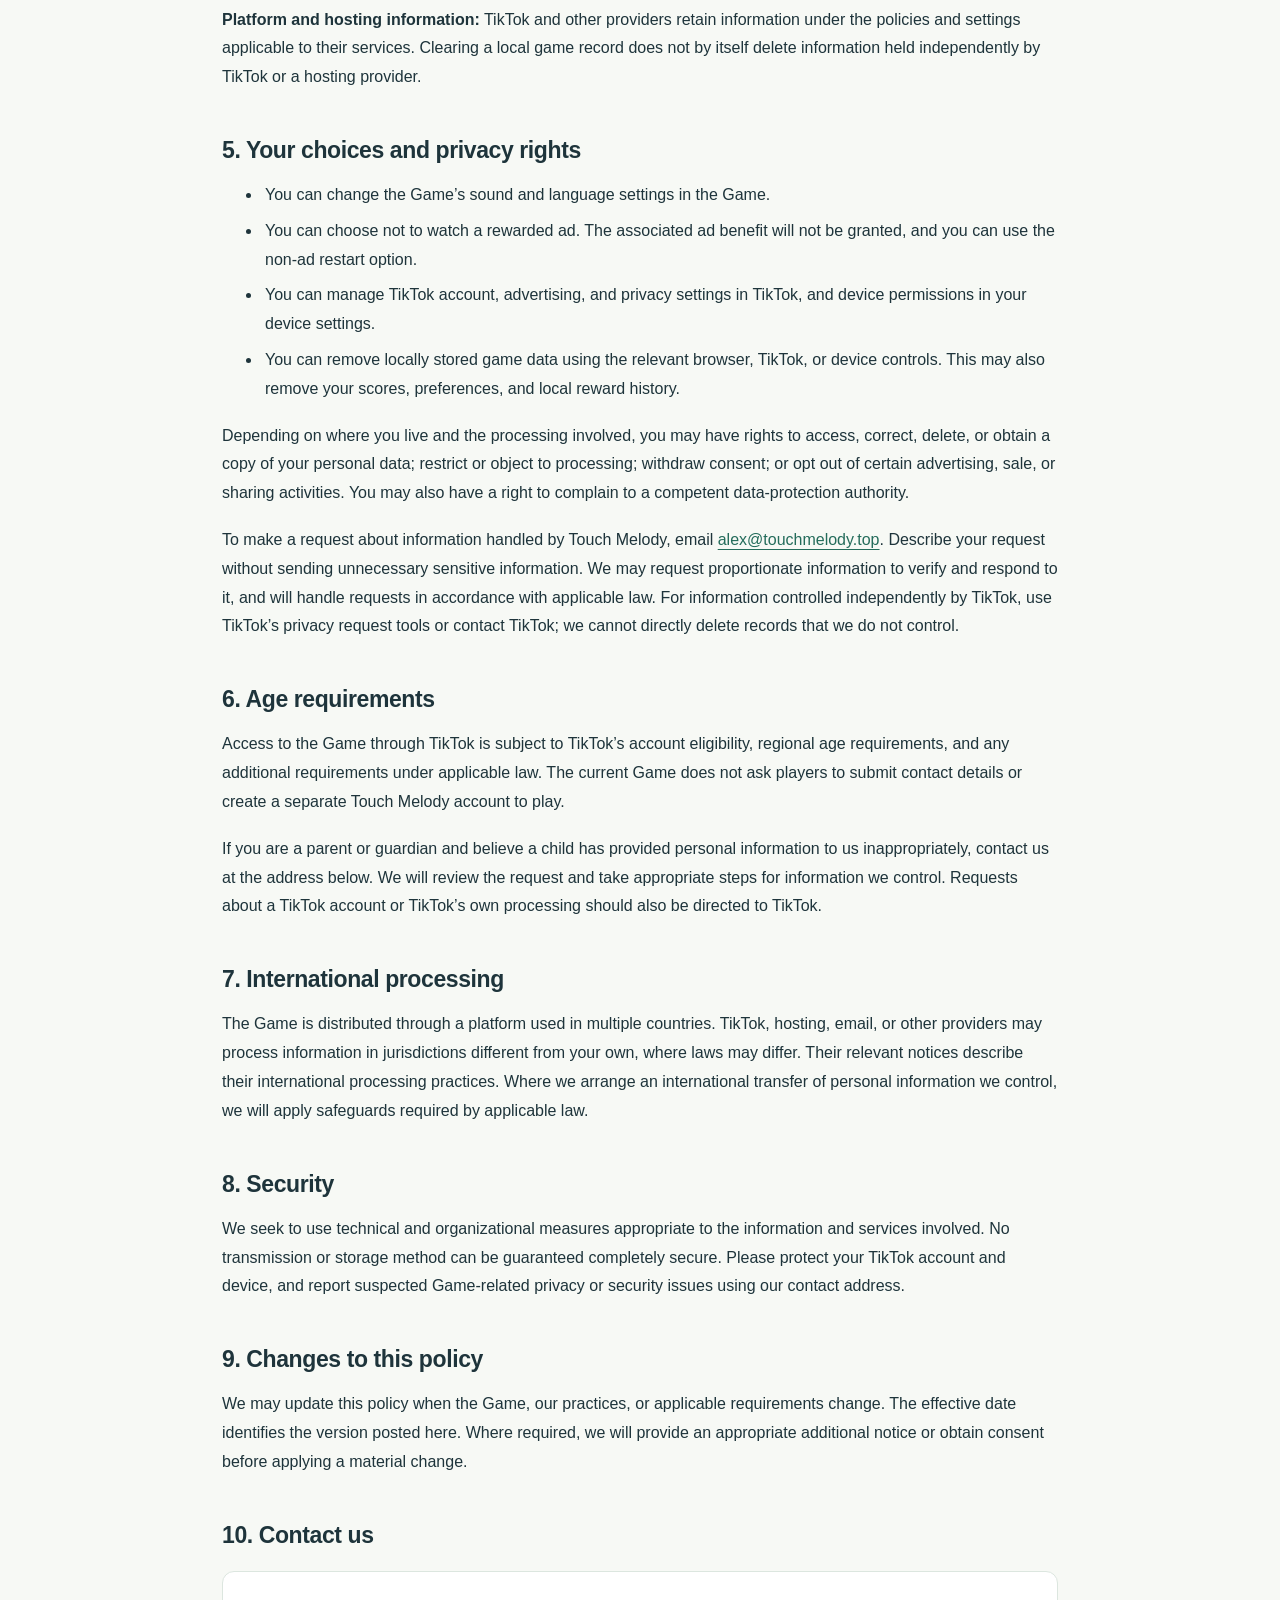
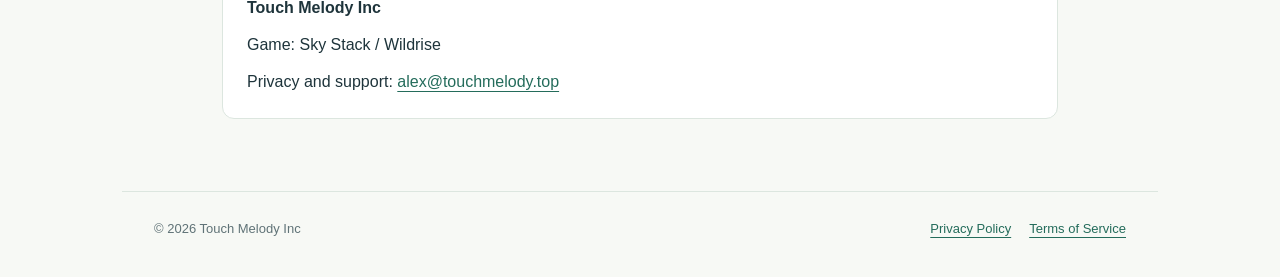
<file: en/sky-stack/privacy-policy.html>
<!doctype html>
<html lang="en">
<head>
  <meta charset="utf-8">
  <meta name="viewport" content="width=device-width,initial-scale=1">
  <meta name="description" content="Privacy Policy for Sky Stack, operated by Touch Melody Inc. Learn about local game data, TikTok platform services, advertising, and your choices.">
  <meta name="theme-color" content="#f7f9f5">
  <title>Sky Stack Privacy Policy | Touch Melody Inc</title>
  <link rel="stylesheet" href="legal.css">
</head>
<body>
  <a class="skip" href="#content">Skip to content</a>
  <header><div class="header-inner"><a class="brand" href="https://touchmelody.top/en/">Touch Melody Inc</a><nav aria-label="Legal navigation"><a href="index.html">Sky Stack legal</a><a href="privacy-policy.html" aria-current="page">Privacy Policy</a><a href="terms-of-service.html">Terms of Service</a></nav></div></header>
  <main id="content">
    <p class="eyebrow">Sky Stack · Privacy</p>
    <h1>Privacy Policy</h1>
    <p class="effective">Effective date: <time datetime="2026-11-24">November 24, 2026</time> · Operator: Touch Melody Inc</p>
    <p>This Privacy Policy explains how <strong>Touch Melody Inc</strong> (“we,” “us,” or “our”) handles information in connection with <strong>Sky Stack</strong>, including the same mini game where it is listed as <strong>Wildrise</strong> (the “Game”), and the related legal and support pages we provide. It does not describe unrelated games or services operated by other businesses.</p>
    <div class="summary"><p><strong>The current Game stores progress and preferences locally.</strong> It does not require a separate Touch Melody player account or offer in-app purchases. It runs inside TikTok and uses TikTok’s advertising and revisit features. Those platform services involve their own information processing, described below.</p><p>For privacy questions or requests, contact <a href="mailto:alex@touchmelody.top">alex@touchmelody.top</a>.</p></div>
    <div class="contents" aria-label="Contents"><strong>In this policy</strong><ol><li><a href="#information">Information involved</a></li><li><a href="#purposes">Why information is used</a></li><li><a href="#platform">TikTok and service providers</a></li><li><a href="#storage">Storage and retention</a></li><li><a href="#choices">Your choices and rights</a></li><li><a href="#children">Age requirements</a></li><li><a href="#transfers">International processing</a></li><li><a href="#security">Security</a></li><li><a href="#changes">Changes</a></li><li><a href="#contact">Contact</a></li></ol></div>

    <section aria-labelledby="information"><h2 id="information">1. Information involved</h2>
      <h3>Local game information</h3>
      <p>The Game saves your best score, highest tower, language choice, sound setting, and the status of one-time revisit rewards and unused starting-width passes in the storage provided by your device, browser, or TikTok mini game environment. This information is used on that device. The current Game does not send these saved records to a separate Touch Melody game server or automatically synchronize them between devices.</p>
      <h3>TikTok platform and advertising information</h3>
      <p>TikTok provides the account environment, game container, advertising delivery, and shortcut and profile-revisit services. When you use these features, TikTok and the providers involved in delivering its services may process platform or account identifiers, device and software information, network information such as IP address, game or feature interactions, ad requests, ad viewing and completion information, and diagnostic information. The exact information depends on the service, your region, your settings, and applicable permissions.</p>
      <p>The Game receives results needed to operate these features, such as whether an ad was completed or whether a revisit reward is available. We may also receive platform-provided usage, advertising, revenue, or diagnostic reports to operate and support the Game. Information made available through TikTok is subject to the applicable platform arrangements and privacy notices.</p>
      <h3>Information you choose to send us</h3>
      <p>If you email us, we receive your email address, the contents of your message, and any information or attachments you choose to provide. A support report may include a device model, app version, screenshot, or error description. Please do not send passwords or payment credentials.</p>
      <h3>Visits to our legal pages</h3>
      <p>These legal pages do not include advertising scripts or analytics cookies added by us. Website hosting services, including GitHub Pages when used to host these pages, may process standard connection and request information to deliver the pages, maintain security, and meet their own legal obligations.</p>
      <h3>Information the current Game does not request directly</h3>
      <p>You do not need to provide a name, contact details, precise location, contact list, photographs, camera access, or microphone access directly to Touch Melody to play the current Game. This statement does not mean that TikTok stops processing information associated with your TikTok account or use of its platform.</p>
    </section>

    <section aria-labelledby="purposes"><h2 id="purposes">2. Why information is used</h2>
      <p>Information described in this policy is used, as relevant, to:</p>
      <ul><li>Run the Game, remember local preferences, and display your local records.</li><li>Determine whether a requested ad reward or revisit reward is available, grant the stated benefit, and reduce duplicate or abusive claims.</li><li>Deliver advertising through TikTok and understand the performance of the Game and its monetization features.</li><li>Respond to support requests, diagnose errors, and improve reliability and usability.</li><li>Protect the Game and users, address misuse, and meet applicable legal obligations.</li></ul>
      <p>Where data-protection law requires a legal basis for processing we control, the basis depends on the activity. It may include providing the requested service, legitimate interests such as maintaining reliability and preventing abuse where permitted, compliance with law, or consent where required. TikTok’s own privacy notices explain the bases for TikTok’s processing.</p>
    </section>

    <section aria-labelledby="platform"><h2 id="platform">3. TikTok and service providers</h2>
      <p>The Game is a mini game accessed through TikTok. TikTok controls its account system, ad delivery, platform permissions, and other platform functions. TikTok’s processing is explained in the privacy policy that applies to your region. You can access it in TikTok’s privacy settings or consult <a href="https://www.tiktok.com/legal/page/row/privacy-policy/en" target="_blank" rel="noopener noreferrer">TikTok’s Privacy Policy</a>.</p>
      <p>Rewarded ads are optional. If you choose to watch one, TikTok processes the ad interaction and returns a completion or error result to the Game. Ad personalization, where available, depends on TikTok’s settings, consent status, and applicable law. We do not operate a separate advertising network inside this version of the Game.</p>
      <p>Information may be handled by providers used for platform distribution, advertising, website hosting, email, or support. Such providers may process information to deliver services to us, or for their own purposes as explained in their applicable notices. For example, the hosting provider’s information practices are described in the <a href="https://docs.github.com/en/site-policy/privacy-policies/github-general-privacy-statement" target="_blank" rel="noopener noreferrer">GitHub General Privacy Statement</a>.</p>
      <p>We may disclose information we hold when reasonably necessary to comply with applicable law, protect rights and safety, investigate misuse, or carry out a business transfer, subject to applicable requirements. This policy does not give us unrestricted access to your TikTok account or personal profile.</p>
    </section>

    <section aria-labelledby="storage"><h2 id="storage">4. Storage, deletion, and retention</h2>
      <p><strong>Local records and settings:</strong> These remain in the relevant local storage until they are changed, removed, or cleared. Uninstalling an app, clearing TikTok or browser data, switching devices, or changes in the platform’s storage may remove them. The current Game does not provide a separate cloud backup of these records.</p>
      <p><strong>Support correspondence:</strong> We retain information you send us for as long as reasonably necessary to answer your request, handle related issues, maintain appropriate records, and meet applicable legal obligations. Retention depends on the purpose and applicable requirements.</p>
      <p><strong>Platform and hosting information:</strong> TikTok and other providers retain information under the policies and settings applicable to their services. Clearing a local game record does not by itself delete information held independently by TikTok or a hosting provider.</p>
    </section>

    <section aria-labelledby="choices"><h2 id="choices">5. Your choices and privacy rights</h2>
      <ul><li>You can change the Game’s sound and language settings in the Game.</li><li>You can choose not to watch a rewarded ad. The associated ad benefit will not be granted, and you can use the non-ad restart option.</li><li>You can manage TikTok account, advertising, and privacy settings in TikTok, and device permissions in your device settings.</li><li>You can remove locally stored game data using the relevant browser, TikTok, or device controls. This may also remove your scores, preferences, and local reward history.</li></ul>
      <p>Depending on where you live and the processing involved, you may have rights to access, correct, delete, or obtain a copy of your personal data; restrict or object to processing; withdraw consent; or opt out of certain advertising, sale, or sharing activities. You may also have a right to complain to a competent data-protection authority.</p>
      <p>To make a request about information handled by Touch Melody, email <a href="mailto:alex@touchmelody.top">alex@touchmelody.top</a>. Describe your request without sending unnecessary sensitive information. We may request proportionate information to verify and respond to it, and will handle requests in accordance with applicable law. For information controlled independently by TikTok, use TikTok’s privacy request tools or contact TikTok; we cannot directly delete records that we do not control.</p>
    </section>

    <section aria-labelledby="children"><h2 id="children">6. Age requirements</h2>
      <p>Access to the Game through TikTok is subject to TikTok’s account eligibility, regional age requirements, and any additional requirements under applicable law. The current Game does not ask players to submit contact details or create a separate Touch Melody account to play.</p>
      <p>If you are a parent or guardian and believe a child has provided personal information to us inappropriately, contact us at the address below. We will review the request and take appropriate steps for information we control. Requests about a TikTok account or TikTok’s own processing should also be directed to TikTok.</p>
    </section>

    <section aria-labelledby="transfers"><h2 id="transfers">7. International processing</h2>
      <p>The Game is distributed through a platform used in multiple countries. TikTok, hosting, email, or other providers may process information in jurisdictions different from your own, where laws may differ. Their relevant notices describe their international processing practices. Where we arrange an international transfer of personal information we control, we will apply safeguards required by applicable law.</p>
    </section>

    <section aria-labelledby="security"><h2 id="security">8. Security</h2>
      <p>We seek to use technical and organizational measures appropriate to the information and services involved. No transmission or storage method can be guaranteed completely secure. Please protect your TikTok account and device, and report suspected Game-related privacy or security issues using our contact address.</p>
    </section>

    <section aria-labelledby="changes"><h2 id="changes">9. Changes to this policy</h2>
      <p>We may update this policy when the Game, our practices, or applicable requirements change. The effective date identifies the version posted here. Where required, we will provide an appropriate additional notice or obtain consent before applying a material change.</p>
    </section>

    <section aria-labelledby="contact"><h2 id="contact">10. Contact us</h2>
      <div class="contact"><p><strong>Touch Melody Inc</strong></p><p>Game: Sky Stack / Wildrise</p><p>Privacy and support: <a href="mailto:alex@touchmelody.top">alex@touchmelody.top</a></p></div>
    </section>
  </main>
  <footer><span>© 2026 Touch Melody Inc</span><div class="legal-links"><a href="privacy-policy.html">Privacy Policy</a><a href="terms-of-service.html">Terms of Service</a></div></footer>
</body>
</html>
</file>
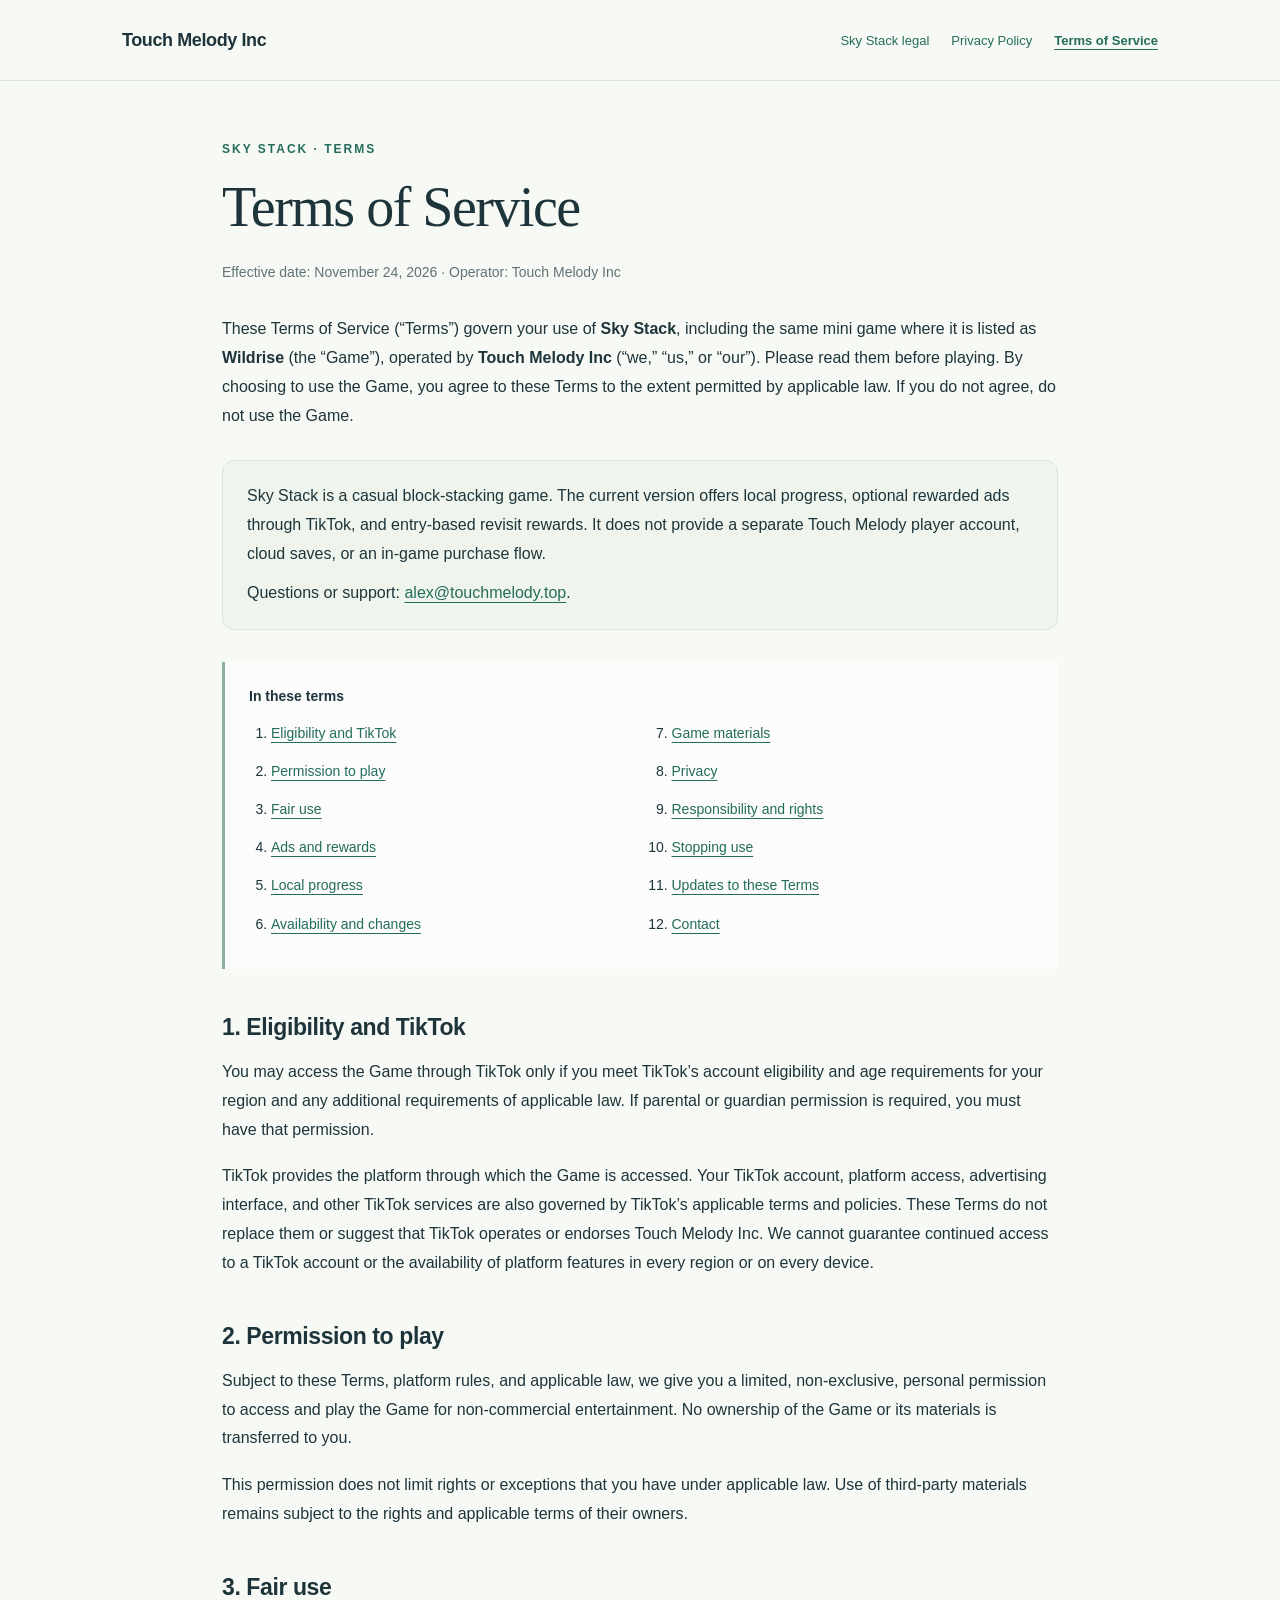
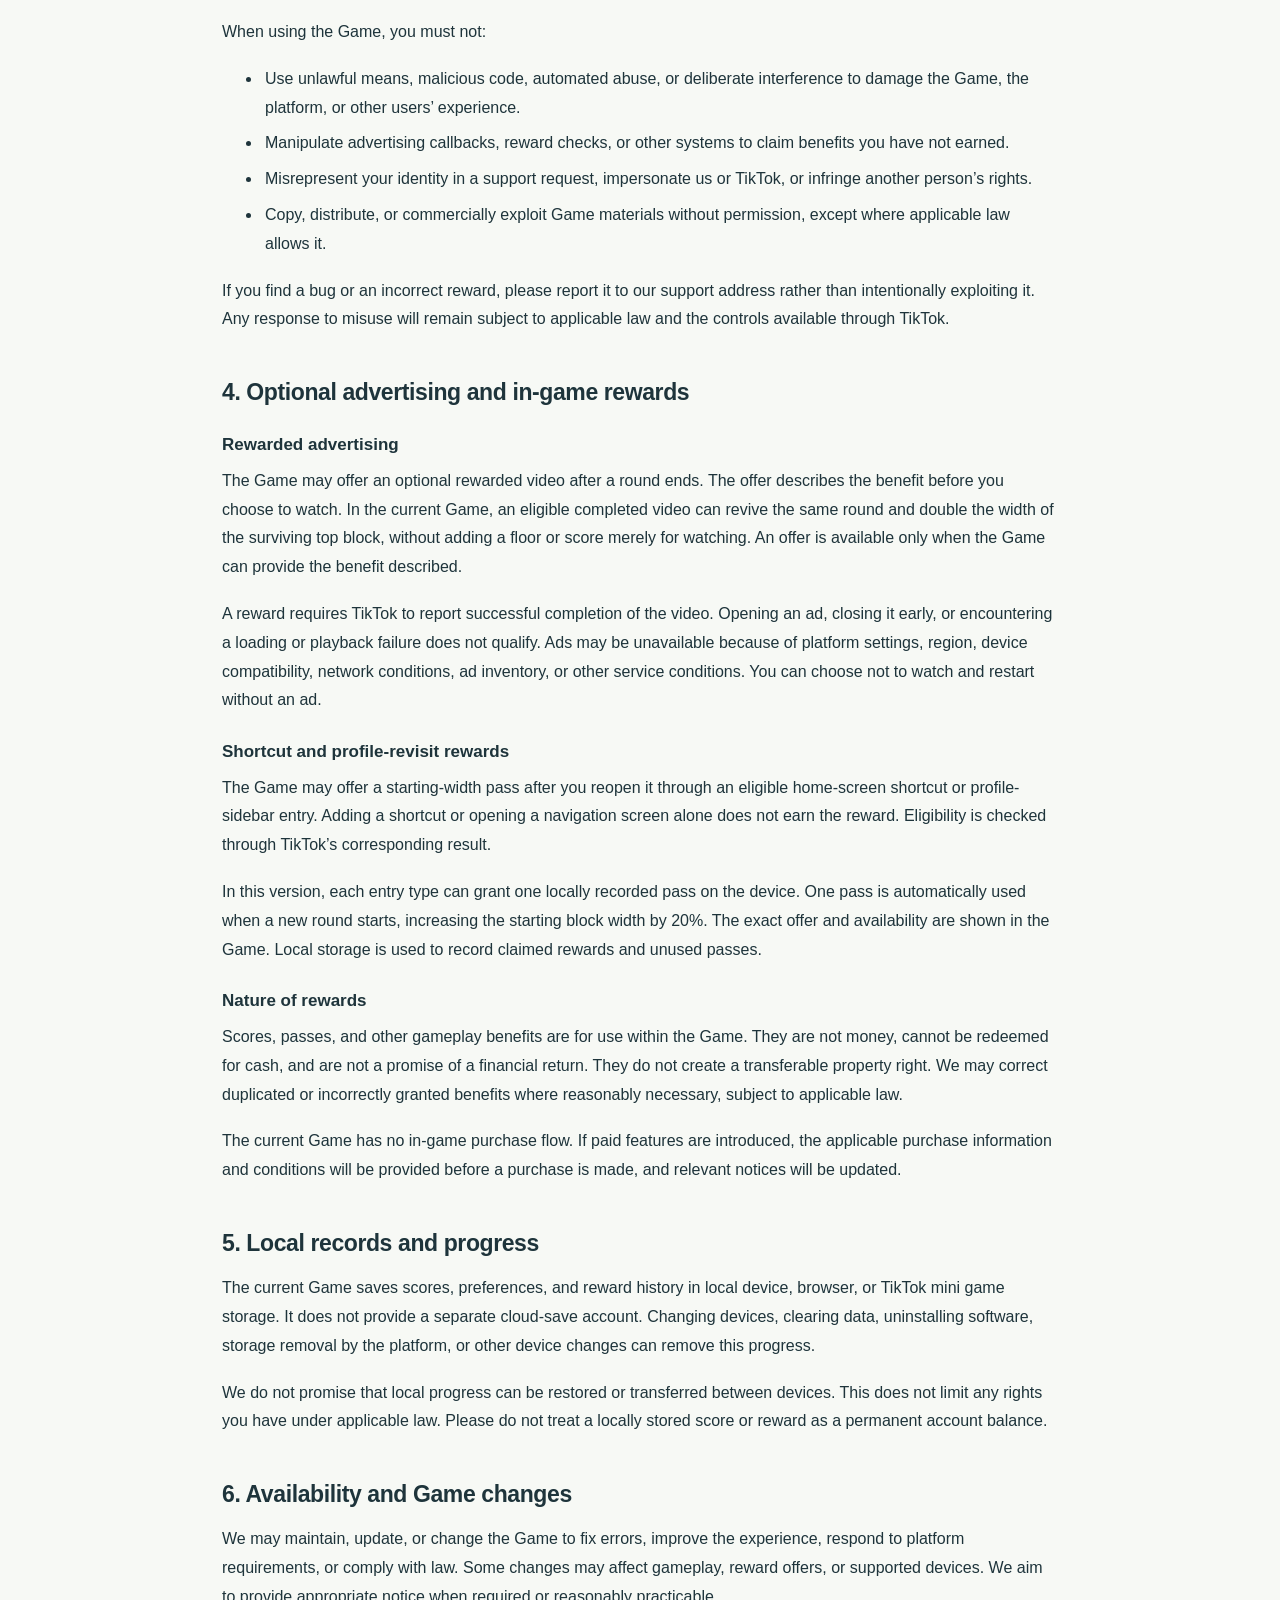
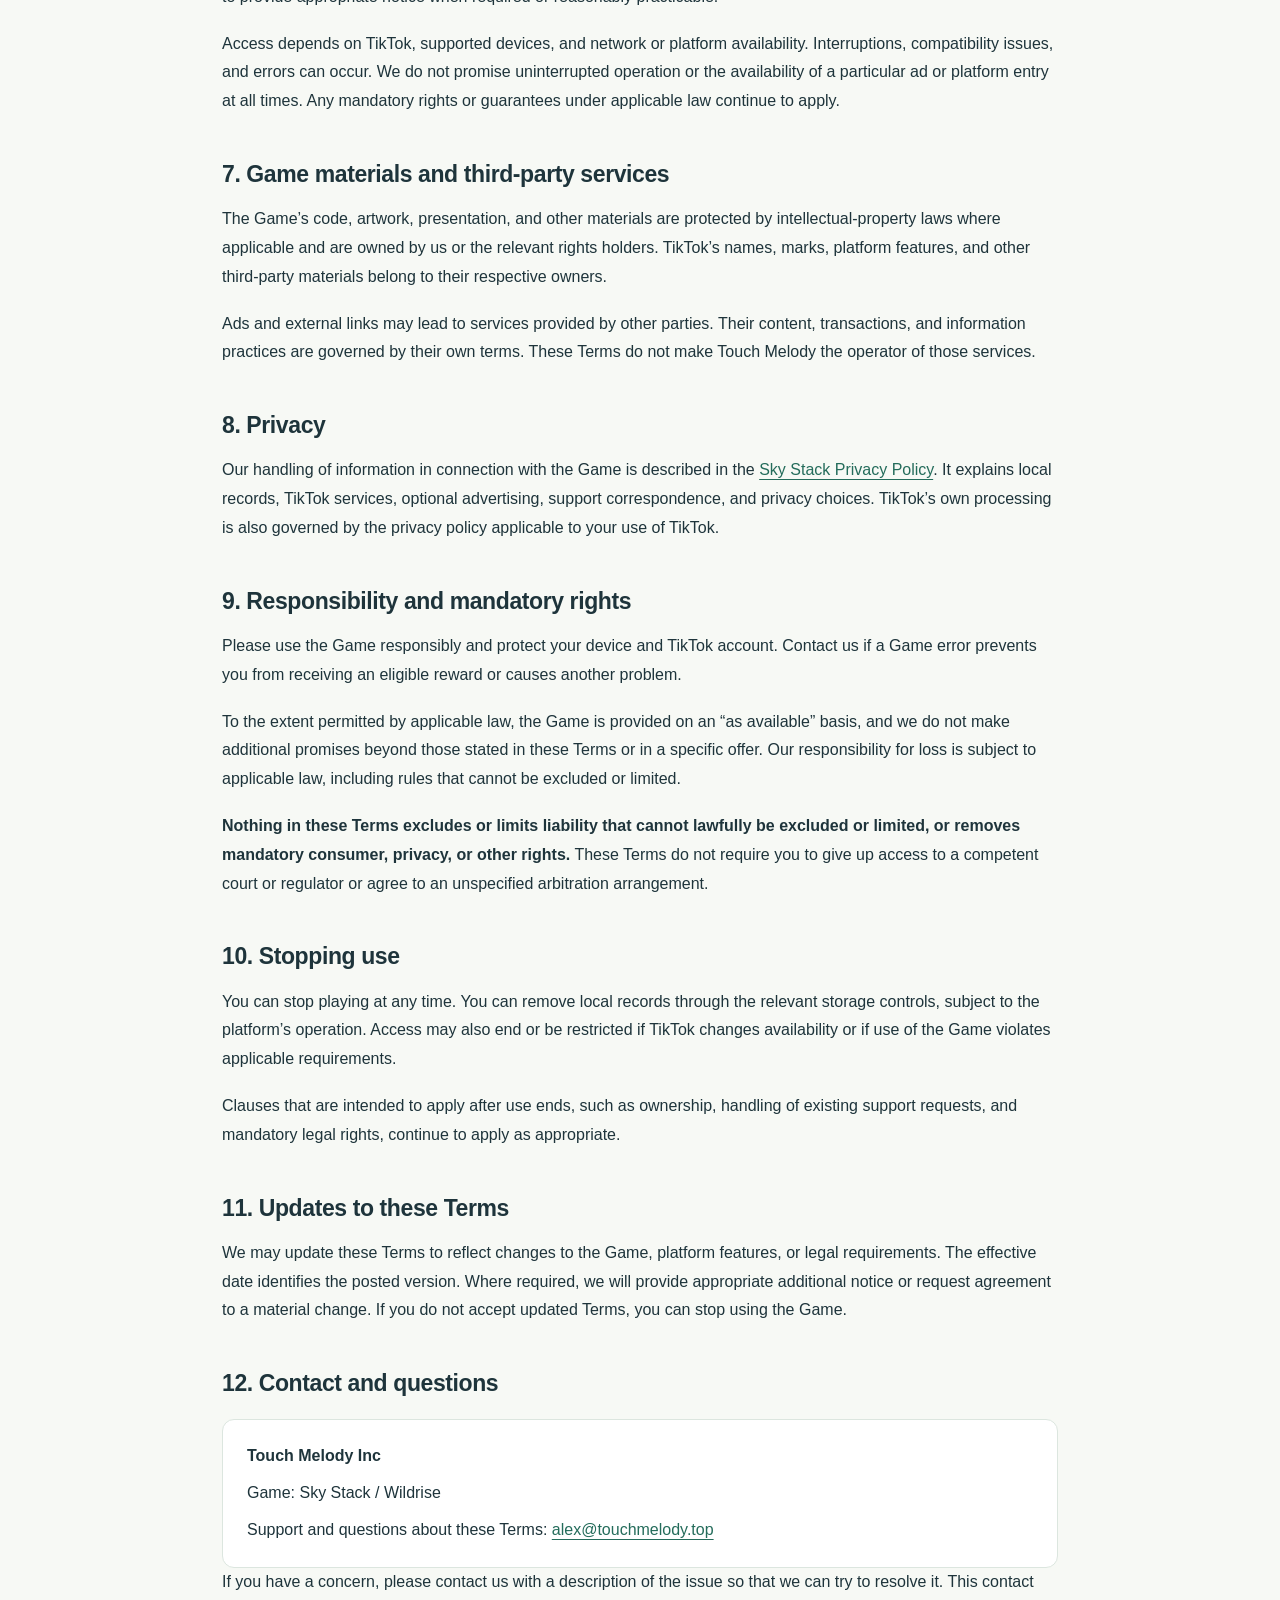
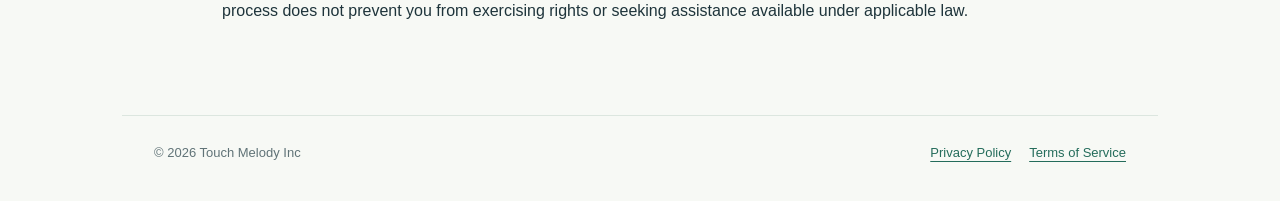
<file: en/sky-stack/terms-of-service.html>
<!doctype html>
<html lang="en">
<head>
  <meta charset="utf-8">
  <meta name="viewport" content="width=device-width,initial-scale=1">
  <meta name="description" content="Terms of Service for Sky Stack, a mini game operated by Touch Melody Inc. Gameplay, optional rewarded ads, local progress, and support.">
  <meta name="theme-color" content="#f7f9f5">
  <title>Sky Stack Terms of Service | Touch Melody Inc</title>
  <link rel="stylesheet" href="legal.css">
</head>
<body>
  <a class="skip" href="#content">Skip to content</a>
  <header><div class="header-inner"><a class="brand" href="https://touchmelody.top/en/">Touch Melody Inc</a><nav aria-label="Legal navigation"><a href="index.html">Sky Stack legal</a><a href="privacy-policy.html">Privacy Policy</a><a href="terms-of-service.html" aria-current="page">Terms of Service</a></nav></div></header>
  <main id="content">
    <p class="eyebrow">Sky Stack · Terms</p>
    <h1>Terms of Service</h1>
    <p class="effective">Effective date: <time datetime="2026-11-24">November 24, 2026</time> · Operator: Touch Melody Inc</p>
    <p>These Terms of Service (“Terms”) govern your use of <strong>Sky Stack</strong>, including the same mini game where it is listed as <strong>Wildrise</strong> (the “Game”), operated by <strong>Touch Melody Inc</strong> (“we,” “us,” or “our”). Please read them before playing. By choosing to use the Game, you agree to these Terms to the extent permitted by applicable law. If you do not agree, do not use the Game.</p>
    <div class="summary"><p>Sky Stack is a casual block-stacking game. The current version offers local progress, optional rewarded ads through TikTok, and entry-based revisit rewards. It does not provide a separate Touch Melody player account, cloud saves, or an in-game purchase flow.</p><p>Questions or support: <a href="mailto:alex@touchmelody.top">alex@touchmelody.top</a>.</p></div>
    <div class="contents" aria-label="Contents"><strong>In these terms</strong><ol><li><a href="#eligibility">Eligibility and TikTok</a></li><li><a href="#license">Permission to play</a></li><li><a href="#conduct">Fair use</a></li><li><a href="#rewards">Ads and rewards</a></li><li><a href="#progress">Local progress</a></li><li><a href="#availability">Availability and changes</a></li><li><a href="#ownership">Game materials</a></li><li><a href="#privacy">Privacy</a></li><li><a href="#responsibility">Responsibility and rights</a></li><li><a href="#ending">Stopping use</a></li><li><a href="#updates">Updates to these Terms</a></li><li><a href="#contact">Contact</a></li></ol></div>

    <section aria-labelledby="eligibility"><h2 id="eligibility">1. Eligibility and TikTok</h2>
      <p>You may access the Game through TikTok only if you meet TikTok’s account eligibility and age requirements for your region and any additional requirements of applicable law. If parental or guardian permission is required, you must have that permission.</p>
      <p>TikTok provides the platform through which the Game is accessed. Your TikTok account, platform access, advertising interface, and other TikTok services are also governed by TikTok’s applicable terms and policies. These Terms do not replace them or suggest that TikTok operates or endorses Touch Melody Inc. We cannot guarantee continued access to a TikTok account or the availability of platform features in every region or on every device.</p>
    </section>

    <section aria-labelledby="license"><h2 id="license">2. Permission to play</h2>
      <p>Subject to these Terms, platform rules, and applicable law, we give you a limited, non-exclusive, personal permission to access and play the Game for non-commercial entertainment. No ownership of the Game or its materials is transferred to you.</p>
      <p>This permission does not limit rights or exceptions that you have under applicable law. Use of third-party materials remains subject to the rights and applicable terms of their owners.</p>
    </section>

    <section aria-labelledby="conduct"><h2 id="conduct">3. Fair use</h2>
      <p>When using the Game, you must not:</p>
      <ul><li>Use unlawful means, malicious code, automated abuse, or deliberate interference to damage the Game, the platform, or other users’ experience.</li><li>Manipulate advertising callbacks, reward checks, or other systems to claim benefits you have not earned.</li><li>Misrepresent your identity in a support request, impersonate us or TikTok, or infringe another person’s rights.</li><li>Copy, distribute, or commercially exploit Game materials without permission, except where applicable law allows it.</li></ul>
      <p>If you find a bug or an incorrect reward, please report it to our support address rather than intentionally exploiting it. Any response to misuse will remain subject to applicable law and the controls available through TikTok.</p>
    </section>

    <section aria-labelledby="rewards"><h2 id="rewards">4. Optional advertising and in-game rewards</h2>
      <h3>Rewarded advertising</h3>
      <p>The Game may offer an optional rewarded video after a round ends. The offer describes the benefit before you choose to watch. In the current Game, an eligible completed video can revive the same round and double the width of the surviving top block, without adding a floor or score merely for watching. An offer is available only when the Game can provide the benefit described.</p>
      <p>A reward requires TikTok to report successful completion of the video. Opening an ad, closing it early, or encountering a loading or playback failure does not qualify. Ads may be unavailable because of platform settings, region, device compatibility, network conditions, ad inventory, or other service conditions. You can choose not to watch and restart without an ad.</p>
      <h3>Shortcut and profile-revisit rewards</h3>
      <p>The Game may offer a starting-width pass after you reopen it through an eligible home-screen shortcut or profile-sidebar entry. Adding a shortcut or opening a navigation screen alone does not earn the reward. Eligibility is checked through TikTok’s corresponding result.</p>
      <p>In this version, each entry type can grant one locally recorded pass on the device. One pass is automatically used when a new round starts, increasing the starting block width by 20%. The exact offer and availability are shown in the Game. Local storage is used to record claimed rewards and unused passes.</p>
      <h3>Nature of rewards</h3>
      <p>Scores, passes, and other gameplay benefits are for use within the Game. They are not money, cannot be redeemed for cash, and are not a promise of a financial return. They do not create a transferable property right. We may correct duplicated or incorrectly granted benefits where reasonably necessary, subject to applicable law.</p>
      <p>The current Game has no in-game purchase flow. If paid features are introduced, the applicable purchase information and conditions will be provided before a purchase is made, and relevant notices will be updated.</p>
    </section>

    <section aria-labelledby="progress"><h2 id="progress">5. Local records and progress</h2>
      <p>The current Game saves scores, preferences, and reward history in local device, browser, or TikTok mini game storage. It does not provide a separate cloud-save account. Changing devices, clearing data, uninstalling software, storage removal by the platform, or other device changes can remove this progress.</p>
      <p>We do not promise that local progress can be restored or transferred between devices. This does not limit any rights you have under applicable law. Please do not treat a locally stored score or reward as a permanent account balance.</p>
    </section>

    <section aria-labelledby="availability"><h2 id="availability">6. Availability and Game changes</h2>
      <p>We may maintain, update, or change the Game to fix errors, improve the experience, respond to platform requirements, or comply with law. Some changes may affect gameplay, reward offers, or supported devices. We aim to provide appropriate notice when required or reasonably practicable.</p>
      <p>Access depends on TikTok, supported devices, and network or platform availability. Interruptions, compatibility issues, and errors can occur. We do not promise uninterrupted operation or the availability of a particular ad or platform entry at all times. Any mandatory rights or guarantees under applicable law continue to apply.</p>
    </section>

    <section aria-labelledby="ownership"><h2 id="ownership">7. Game materials and third-party services</h2>
      <p>The Game’s code, artwork, presentation, and other materials are protected by intellectual-property laws where applicable and are owned by us or the relevant rights holders. TikTok’s names, marks, platform features, and other third-party materials belong to their respective owners.</p>
      <p>Ads and external links may lead to services provided by other parties. Their content, transactions, and information practices are governed by their own terms. These Terms do not make Touch Melody the operator of those services.</p>
    </section>

    <section aria-labelledby="privacy"><h2 id="privacy">8. Privacy</h2>
      <p>Our handling of information in connection with the Game is described in the <a href="privacy-policy.html">Sky Stack Privacy Policy</a>. It explains local records, TikTok services, optional advertising, support correspondence, and privacy choices. TikTok’s own processing is also governed by the privacy policy applicable to your use of TikTok.</p>
    </section>

    <section aria-labelledby="responsibility"><h2 id="responsibility">9. Responsibility and mandatory rights</h2>
      <p>Please use the Game responsibly and protect your device and TikTok account. Contact us if a Game error prevents you from receiving an eligible reward or causes another problem.</p>
      <p>To the extent permitted by applicable law, the Game is provided on an “as available” basis, and we do not make additional promises beyond those stated in these Terms or in a specific offer. Our responsibility for loss is subject to applicable law, including rules that cannot be excluded or limited.</p>
      <p><strong>Nothing in these Terms excludes or limits liability that cannot lawfully be excluded or limited, or removes mandatory consumer, privacy, or other rights.</strong> These Terms do not require you to give up access to a competent court or regulator or agree to an unspecified arbitration arrangement.</p>
    </section>

    <section aria-labelledby="ending"><h2 id="ending">10. Stopping use</h2>
      <p>You can stop playing at any time. You can remove local records through the relevant storage controls, subject to the platform’s operation. Access may also end or be restricted if TikTok changes availability or if use of the Game violates applicable requirements.</p>
      <p>Clauses that are intended to apply after use ends, such as ownership, handling of existing support requests, and mandatory legal rights, continue to apply as appropriate.</p>
    </section>

    <section aria-labelledby="updates"><h2 id="updates">11. Updates to these Terms</h2>
      <p>We may update these Terms to reflect changes to the Game, platform features, or legal requirements. The effective date identifies the posted version. Where required, we will provide appropriate additional notice or request agreement to a material change. If you do not accept updated Terms, you can stop using the Game.</p>
    </section>

    <section aria-labelledby="contact"><h2 id="contact">12. Contact and questions</h2>
      <div class="contact"><p><strong>Touch Melody Inc</strong></p><p>Game: Sky Stack / Wildrise</p><p>Support and questions about these Terms: <a href="mailto:alex@touchmelody.top">alex@touchmelody.top</a></p></div>
      <p>If you have a concern, please contact us with a description of the issue so that we can try to resolve it. This contact process does not prevent you from exercising rights or seeking assistance available under applicable law.</p>
    </section>
  </main>
  <footer><span>© 2026 Touch Melody Inc</span><div class="legal-links"><a href="privacy-policy.html">Privacy Policy</a><a href="terms-of-service.html">Terms of Service</a></div></footer>
</body>
</html>
</file>
<file: en/sky-stack/legal.css>
:root { color-scheme: light; --ink:#1e343b; --muted:#607377; --green:#246c5b; --paper:#f7f9f5; --line:#dce6df; }
* { box-sizing:border-box; }
html { scroll-behavior:smooth; }
body { margin:0; background:var(--paper); color:var(--ink); font-family:-apple-system,BlinkMacSystemFont,"Segoe UI",Arial,sans-serif; font-size:16px; line-height:1.8; }
a { color:var(--green); text-underline-offset:4px; overflow-wrap:anywhere; }
a:focus-visible { outline:3px solid #93bea9; outline-offset:5px; border-radius:2px; }
.skip { position:absolute; left:20px; top:-80px; padding:8px 16px; background:white; z-index:2; }
.skip:focus { top:10px; }
header { border-bottom:1px solid var(--line); }
.header-inner { max-width:1100px; margin:auto; padding:24px 32px; display:flex; align-items:center; justify-content:space-between; gap:24px; }
.brand { color:var(--ink); font-size:18px; font-weight:700; text-decoration:none; letter-spacing:-.4px; }
nav { display:flex; gap:22px; flex-wrap:wrap; font-size:13px; }
nav a { text-decoration:none; }
nav a[aria-current="page"] { font-weight:700; text-decoration:underline; }
main { max-width:900px; margin:0 auto; padding:58px 32px 72px; }
.eyebrow { color:var(--green); font-size:12px; font-weight:700; letter-spacing:2px; text-transform:uppercase; margin:0 0 14px; }
h1 { font-family:Georgia,"Times New Roman",serif; font-size:clamp(36px,5vw,56px); line-height:1.16; font-weight:400; letter-spacing:-1.5px; margin:0 0 20px; }
.effective { color:var(--muted); font-size:14px; margin:0 0 30px; }
.summary { border:1px solid var(--line); background:#eff5ec; border-radius:12px; padding:21px 24px; margin:30px 0; }
.summary p { margin:0; }
.summary p + p { margin-top:10px; }
.contents { padding:22px 24px; border-left:3px solid #8ab19a; background:#fff9; margin:32px 0 42px; }
.contents strong { display:block; margin-bottom:9px; font-size:14px; }
.contents ol { margin:0; padding-left:22px; columns:2; column-gap:38px; font-size:14px; }
.contents li { break-inside:avoid; padding:3px 0; }
h2 { font-size:23px; line-height:1.4; letter-spacing:-.4px; margin:42px 0 15px; scroll-margin-top:24px; }
h3 { font-size:17px; line-height:1.5; margin:24px 0 9px; }
p, ul { margin:0 0 18px; }
li { padding-left:3px; margin-bottom:7px; }
strong { font-weight:650; }
.contact { padding:22px 24px; border:1px solid var(--line); border-radius:12px; background:#fff; margin-top:20px; }
.contact p { margin:0 0 8px; }
.contact p:last-child { margin-bottom:0; }
footer { border-top:1px solid var(--line); max-width:1036px; margin:0 auto; padding:25px 32px 36px; color:var(--muted); display:flex; justify-content:space-between; flex-wrap:wrap; gap:10px; font-size:13px; }
.legal-links { display:flex; gap:18px; }
@media(max-width:640px) { .header-inner { padding:20px; align-items:flex-start; flex-direction:column; gap:12px; } nav { gap:18px; } main { padding:36px 20px 50px; } .contents ol { columns:1; } .summary,.contents,.contact { padding:18px; } h2 { font-size:21px; } footer { padding:22px 20px; } }
@media(prefers-reduced-motion:reduce) { html { scroll-behavior:auto; } }
@media print { body { background:white; font-size:11pt; } header,.contents,.skip { display:none; } main { max-width:none; padding:0; } h1 { font-size:30pt; } h2 { break-after:avoid; } .summary,.contact { background:white; } a { color:inherit; } footer { margin-top:30px; padding:15px 0; } }
</file>
